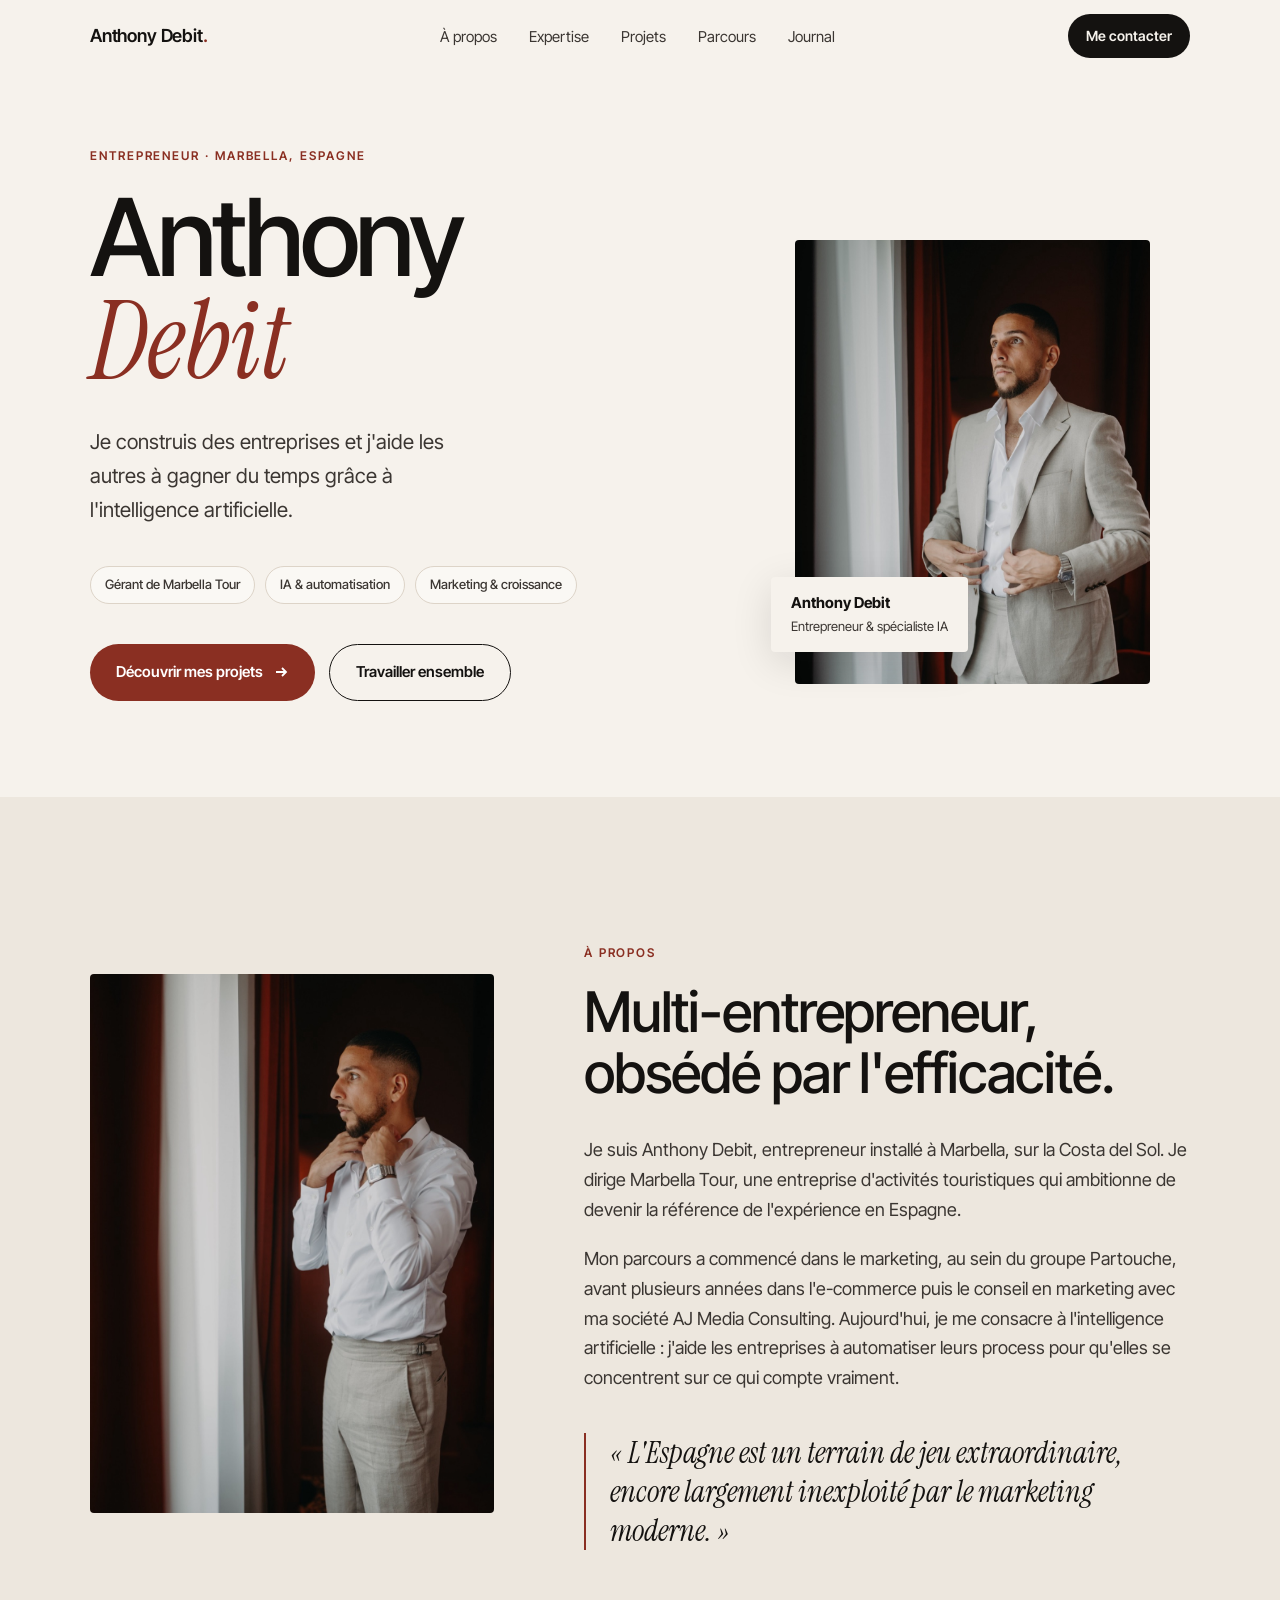
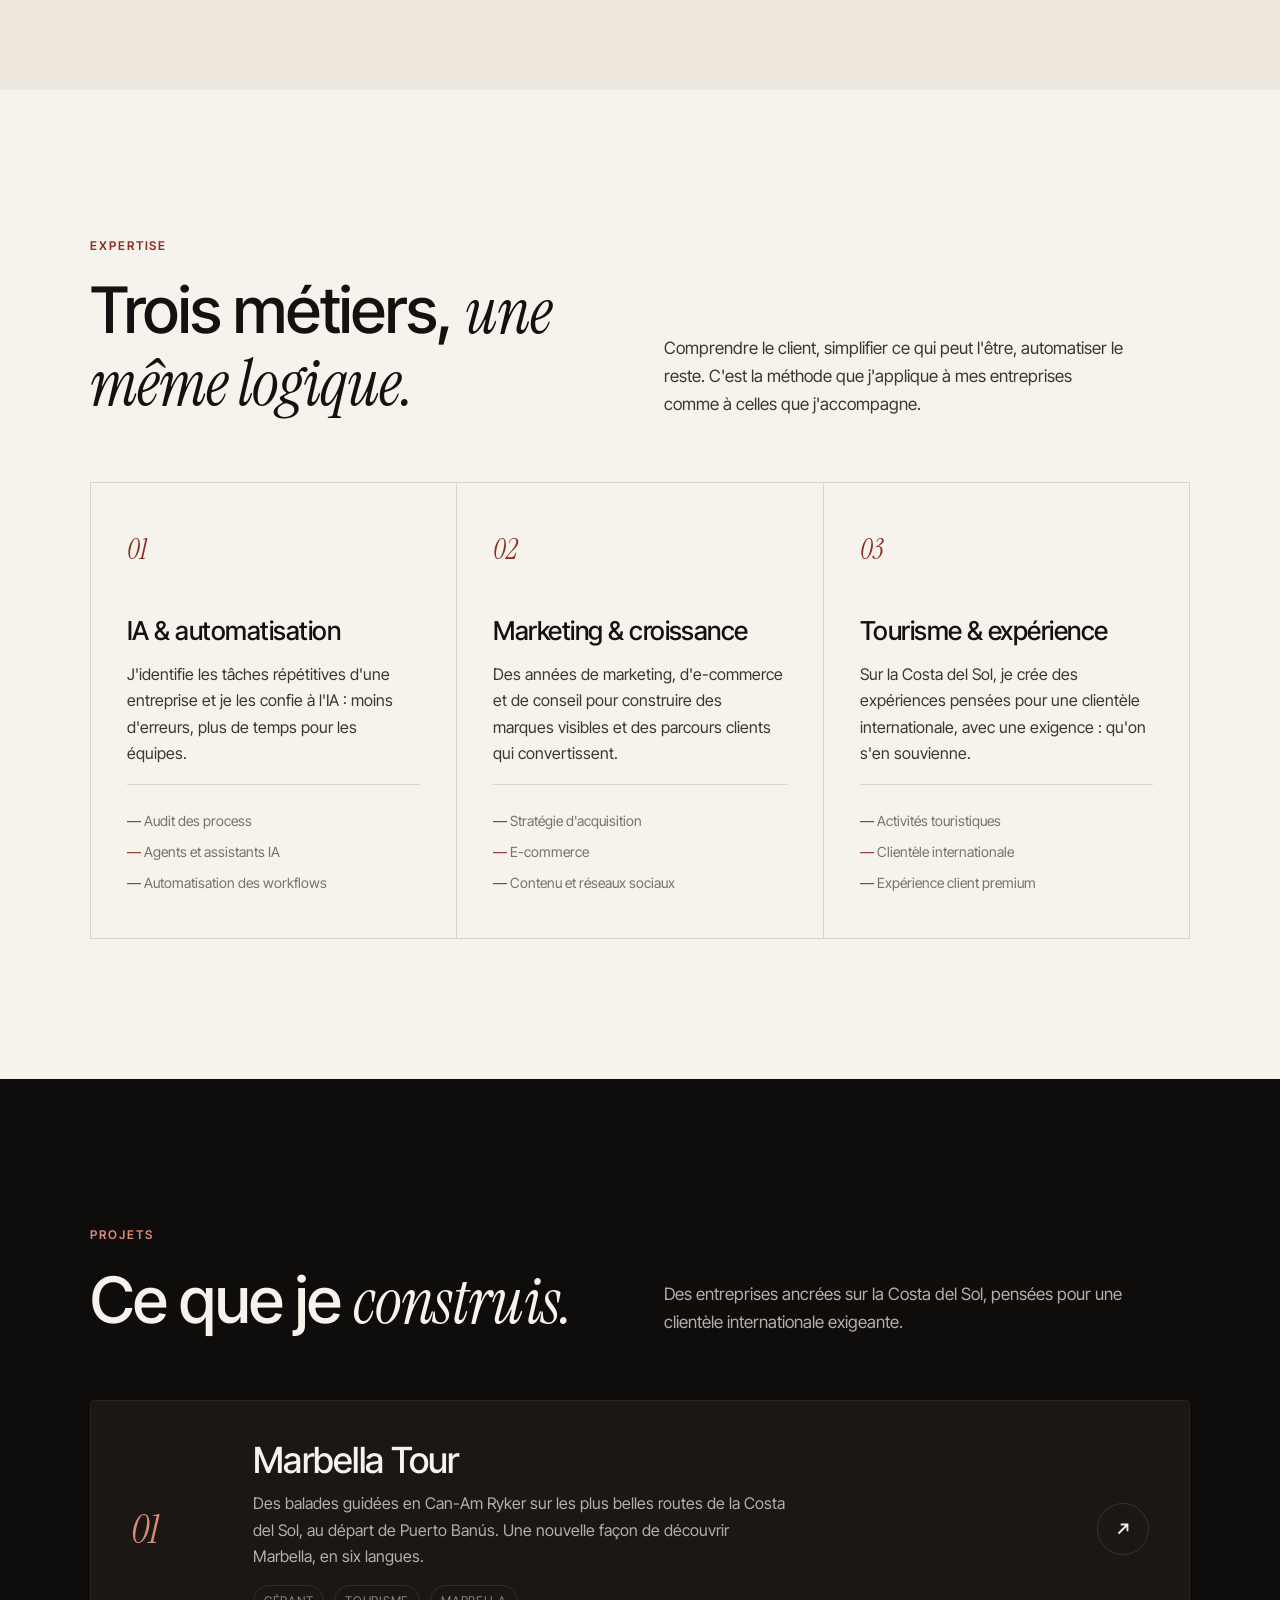
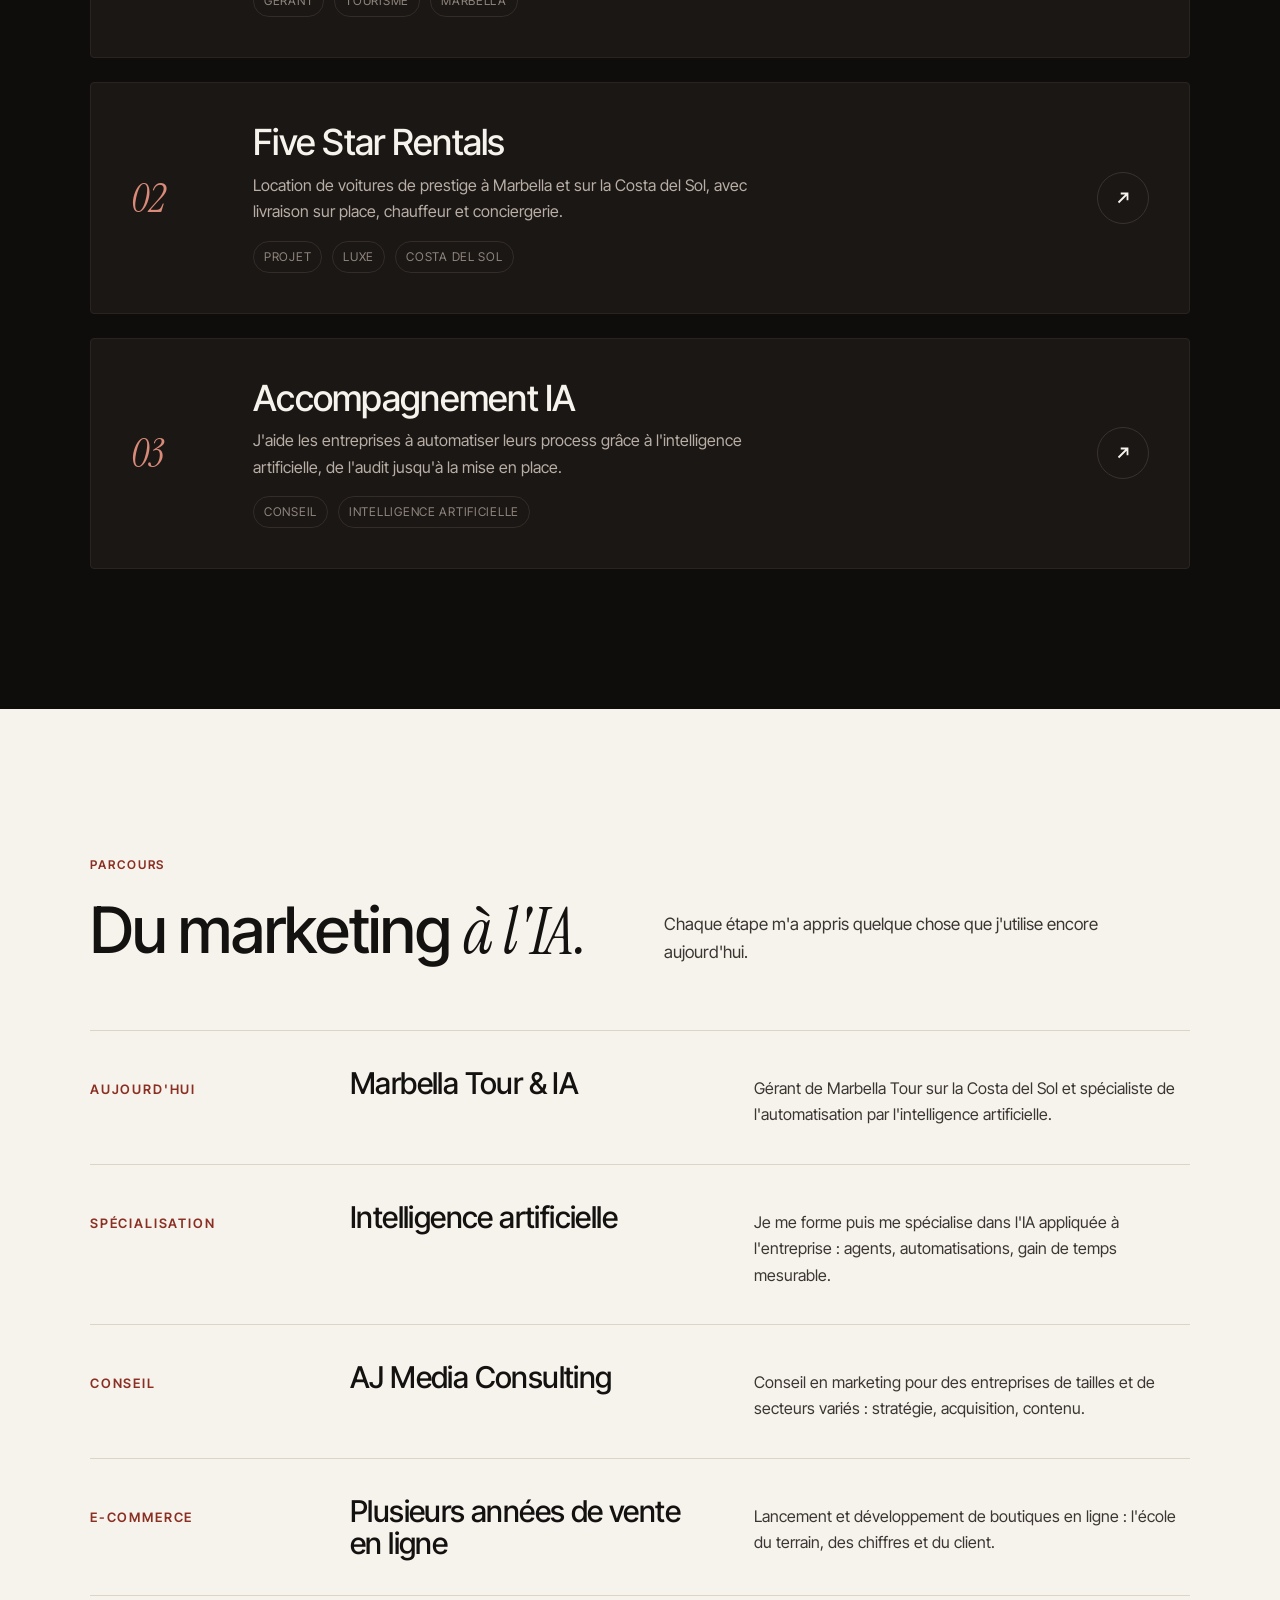
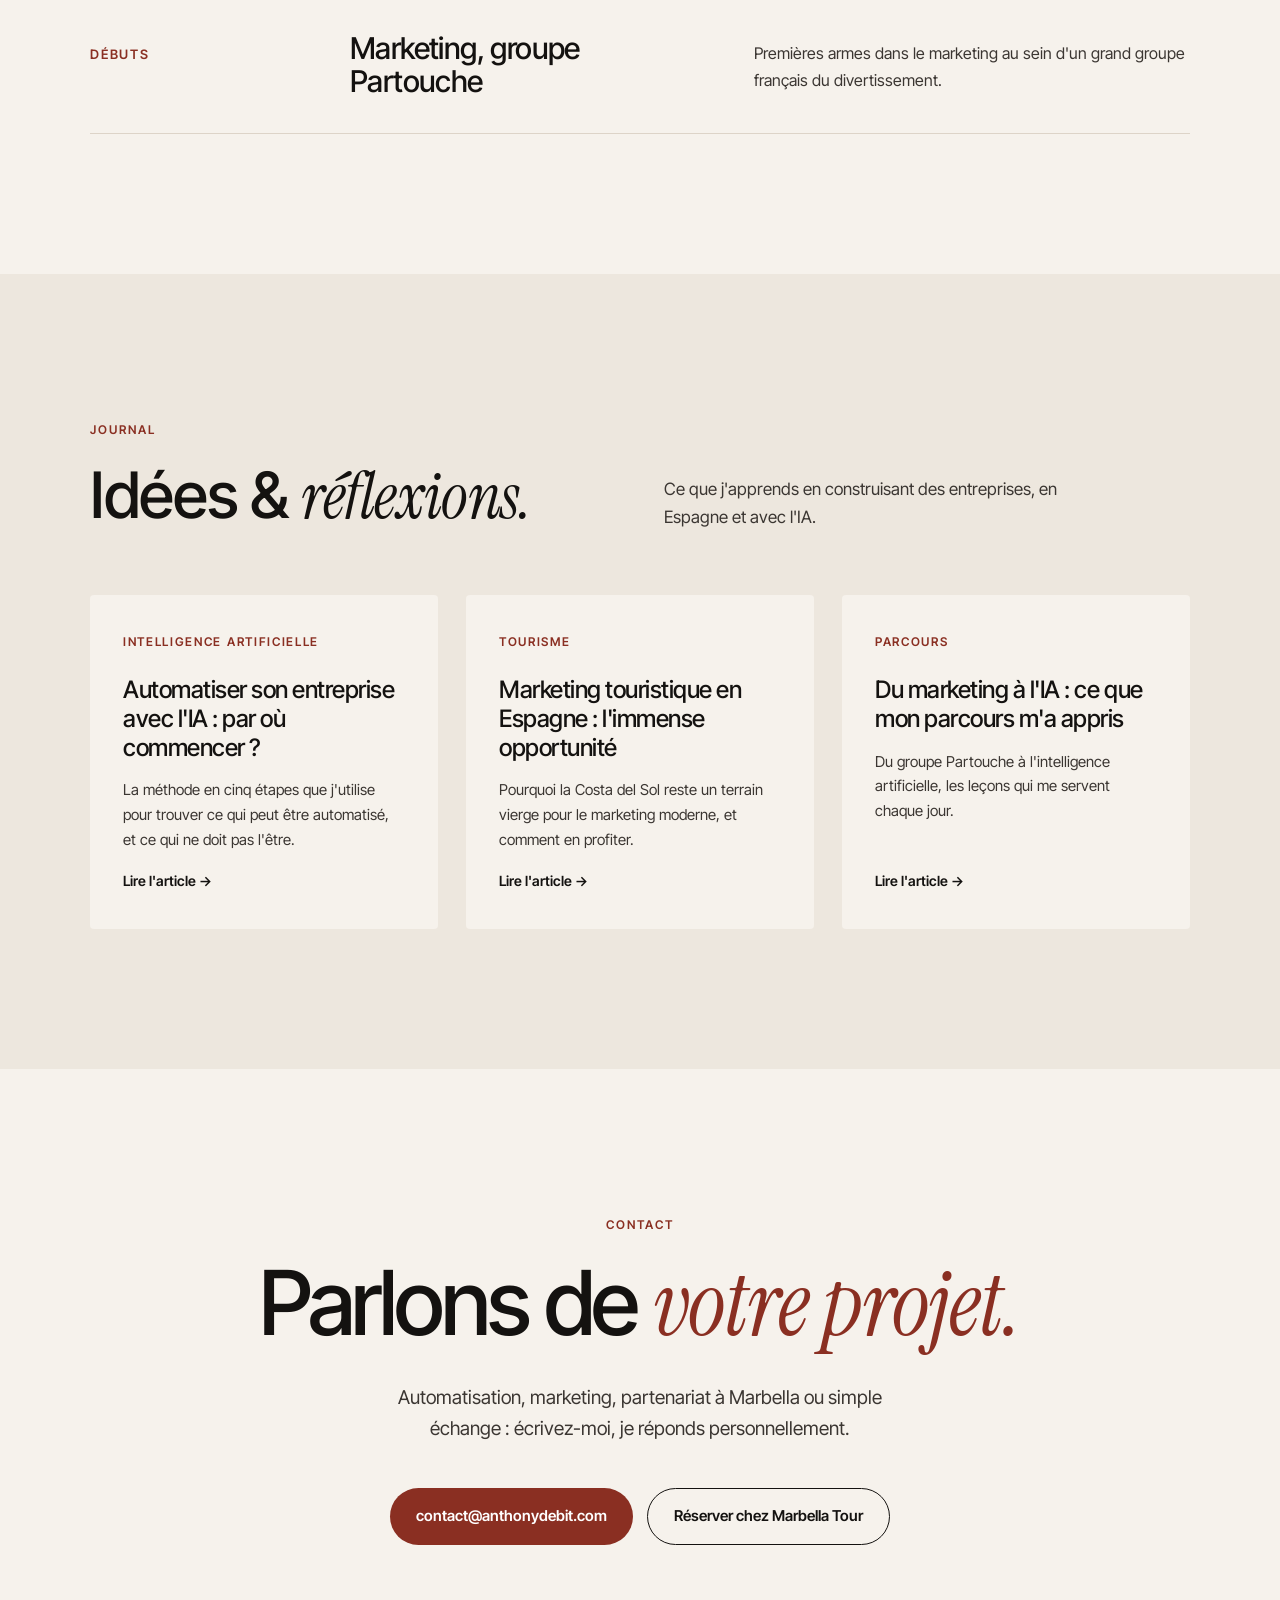
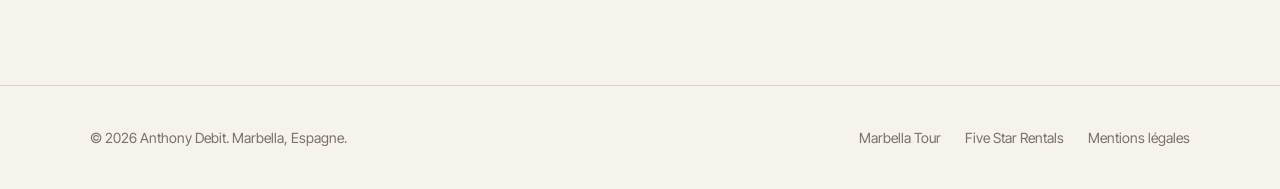
<file: index.html>
<!doctype html>
<html lang="fr">
<head>
  <meta charset="utf-8">
  <meta name="viewport" content="width=device-width, initial-scale=1">
  <title>Anthony Debit — Entrepreneur, IA &amp; automatisation | Marbella</title>
  <meta name="description" content="Anthony Debit, entrepreneur basé à Marbella : gérant de Marbella Tour, spécialiste de l'intelligence artificielle et de l'automatisation des process pour les entreprises.">
  <meta name="author" content="Anthony Debit">
  <meta name="robots" content="index, follow, max-image-preview:large">
  <link rel="canonical" href="https://anthonydebit.github.io/">
  <link rel="alternate" hreflang="fr" href="https://anthonydebit.github.io/">

  <meta property="og:type" content="profile">
  <meta property="og:title" content="Anthony Debit — Entrepreneur, IA &amp; automatisation">
  <meta property="og:description" content="Entrepreneur à Marbella, gérant de Marbella Tour et spécialiste de l'automatisation par l'IA.">
  <meta property="og:url" content="https://anthonydebit.github.io/">
  <meta property="og:image" content="https://anthonydebit.github.io/img/anthony-debit-og.jpg">
  <meta property="og:locale" content="fr_FR">
  <meta property="profile:first_name" content="Anthony">
  <meta property="profile:last_name" content="Debit">
  <meta name="twitter:card" content="summary_large_image">
  <meta name="twitter:title" content="Anthony Debit — Entrepreneur, IA &amp; automatisation">
  <meta name="twitter:image" content="https://anthonydebit.github.io/img/anthony-debit-og.jpg">

  <link rel="icon" href="favicon.svg" type="image/svg+xml">
  <link rel="preconnect" href="https://fonts.googleapis.com">
  <link rel="preconnect" href="https://fonts.gstatic.com" crossorigin>
  <link href="https://fonts.googleapis.com/css2?family=Instrument+Serif:ital@0;1&family=Inter+Tight:wght@400;500;600&display=swap" rel="stylesheet">
  <link rel="stylesheet" href="styles.css">

  <script type="application/ld+json">
  {
    "@context": "https://schema.org",
    "@graph": [
      {
        "@type": "Person",
        "@id": "https://anthonydebit.github.io/#person",
        "name": "Anthony Debit",
        "givenName": "Anthony",
        "familyName": "Debit",
        "url": "https://anthonydebit.github.io/",
        "image": "https://anthonydebit.github.io/img/anthony-debit-portrait.jpg",
        "jobTitle": "Entrepreneur, spécialiste IA et automatisation",
        "description": "Entrepreneur basé à Marbella, gérant de Marbella Tour, spécialiste de l'intelligence artificielle et de l'automatisation des process pour les entreprises.",
        "worksFor": [
          { "@type": "Organization", "name": "Marbella Tour", "url": "https://marbella-tour.com" }
        ],
        "knowsAbout": ["Intelligence artificielle", "Automatisation des process", "Marketing digital", "E-commerce", "Tourisme", "Entrepreneuriat"],
        "knowsLanguage": ["fr", "en", "es"],
        "homeLocation": { "@type": "Place", "name": "Marbella, Espagne" },
        "sameAs": [
          "https://marbella-tour.com",
          "https://fivestar-rentals.com",
          "https://github.com/anthonydebit"
        ]
      },
      {
        "@type": "WebSite",
        "@id": "https://anthonydebit.github.io/#website",
        "url": "https://anthonydebit.github.io/",
        "name": "Anthony Debit",
        "inLanguage": "fr-FR",
        "publisher": { "@id": "https://anthonydebit.github.io/#person" }
      },
      {
        "@type": "ProfilePage",
        "url": "https://anthonydebit.github.io/",
        "name": "Anthony Debit — Entrepreneur, IA & automatisation",
        "mainEntity": { "@id": "https://anthonydebit.github.io/#person" }
      }
    ]
  }
  </script>
</head>
<body>

<header class="nav" id="nav">
  <div class="wrap">
    <a href="#top" class="brand">Anthony Debit<span>.</span></a>
    <nav aria-label="Navigation principale">
      <ul id="menu">
        <li><a href="#a-propos">À propos</a></li>
        <li><a href="#expertise">Expertise</a></li>
        <li><a href="#projets">Projets</a></li>
        <li><a href="#parcours">Parcours</a></li>
        <li><a href="#journal">Journal</a></li>
      </ul>
    </nav>
    <a href="#contact" class="nav-cta">Me contacter</a>
    <button class="nav-toggle" id="navToggle" aria-label="Ouvrir le menu" aria-expanded="false" aria-controls="menu">
      <svg width="24" height="24" viewBox="0 0 24 24" fill="none" stroke="currentColor" stroke-width="1.8" stroke-linecap="round"><path d="M4 8h16M4 16h16"/></svg>
    </button>
  </div>
</header>

<main id="top">

  <section class="hero">
    <div class="wrap hero-grid">
      <div>
        <span class="eyebrow">Entrepreneur · Marbella, Espagne</span>
        <h1>Anthony<br><span class="serif">Debit</span></h1>
        <p class="hero-lead">Je construis des entreprises et j'aide les autres à gagner du temps grâce à l'intelligence artificielle.</p>
        <div class="hero-tags">
          <span class="tag">Gérant de Marbella Tour</span>
          <span class="tag">IA &amp; automatisation</span>
          <span class="tag">Marketing &amp; croissance</span>
        </div>
        <div class="btn-row">
          <a href="#projets" class="btn btn-primary">Découvrir mes projets
            <svg width="16" height="16" viewBox="0 0 16 16" fill="none" stroke="currentColor" stroke-width="1.8"><path d="M3 8h10M9 4l4 4-4 4"/></svg>
          </a>
          <a href="#contact" class="btn btn-ghost">Travailler ensemble</a>
        </div>
      </div>
      <figure class="hero-photo">
        <img src="img/anthony-debit-portrait.jpg" alt="Portrait d'Anthony Debit, entrepreneur à Marbella" width="1000" height="1500" fetchpriority="high">
        <figcaption><strong>Anthony Debit</strong>Entrepreneur &amp; spécialiste IA</figcaption>
      </figure>
    </div>
  </section>

  <section class="about" id="a-propos">
    <div class="wrap about-grid">
      <img src="img/anthony-debit-entrepreneur.jpg" alt="Anthony Debit en chemise blanche, près d'une fenêtre" width="1000" height="1500" loading="lazy" class="reveal">
      <div class="reveal">
        <span class="eyebrow">À propos</span>
        <h2>Multi-entrepreneur, obsédé par l'efficacité.</h2>
        <p>Je suis Anthony Debit, entrepreneur installé à Marbella, sur la Costa del Sol. Je dirige Marbella Tour, une entreprise d'activités touristiques qui ambitionne de devenir la référence de l'expérience en Espagne.</p>
        <p>Mon parcours a commencé dans le marketing, au sein du groupe Partouche, avant plusieurs années dans l'e-commerce puis le conseil en marketing avec ma société AJ Media Consulting. Aujourd'hui, je me consacre à l'intelligence artificielle : j'aide les entreprises à automatiser leurs process pour qu'elles se concentrent sur ce qui compte vraiment.</p>
        <blockquote>« L'Espagne est un terrain de jeu extraordinaire, encore largement inexploité par le marketing moderne. »</blockquote>
      </div>
    </div>
  </section>

  <section id="expertise">
    <div class="wrap">
      <div class="section-head reveal">
        <div>
          <span class="eyebrow">Expertise</span>
          <h2>Trois métiers, <span class="serif">une même logique.</span></h2>
        </div>
        <p>Comprendre le client, simplifier ce qui peut l'être, automatiser le reste. C'est la méthode que j'applique à mes entreprises comme à celles que j'accompagne.</p>
      </div>
      <div class="cards reveal">
        <article class="card">
          <span class="card-num">01</span>
          <h3>IA &amp; automatisation</h3>
          <p>J'identifie les tâches répétitives d'une entreprise et je les confie à l'IA : moins d'erreurs, plus de temps pour les équipes.</p>
          <ul>
            <li>Audit des process</li>
            <li>Agents et assistants IA</li>
            <li>Automatisation des workflows</li>
          </ul>
        </article>
        <article class="card">
          <span class="card-num">02</span>
          <h3>Marketing &amp; croissance</h3>
          <p>Des années de marketing, d'e-commerce et de conseil pour construire des marques visibles et des parcours clients qui convertissent.</p>
          <ul>
            <li>Stratégie d'acquisition</li>
            <li>E-commerce</li>
            <li>Contenu et réseaux sociaux</li>
          </ul>
        </article>
        <article class="card">
          <span class="card-num">03</span>
          <h3>Tourisme &amp; expérience</h3>
          <p>Sur la Costa del Sol, je crée des expériences pensées pour une clientèle internationale, avec une exigence : qu'on s'en souvienne.</p>
          <ul>
            <li>Activités touristiques</li>
            <li>Clientèle internationale</li>
            <li>Expérience client premium</li>
          </ul>
        </article>
      </div>
    </div>
  </section>

  <section class="ventures" id="projets">
    <div class="wrap">
      <div class="section-head reveal">
        <div>
          <span class="eyebrow">Projets</span>
          <h2>Ce que je <span class="serif">construis.</span></h2>
        </div>
        <p>Des entreprises ancrées sur la Costa del Sol, pensées pour une clientèle internationale exigeante.</p>
      </div>
      <div class="venture-list">
        <a class="venture reveal" href="https://marbella-tour.com" target="_blank" rel="noopener">
          <span class="venture-index">01</span>
          <div>
            <h3>Marbella Tour</h3>
            <p>Des balades guidées en Can-Am Ryker sur les plus belles routes de la Costa del Sol, au départ de Puerto Banús. Une nouvelle façon de découvrir Marbella, en six langues.</p>
            <div class="venture-meta"><span>Gérant</span><span>Tourisme</span><span>Marbella</span></div>
          </div>
          <span class="venture-arrow" aria-hidden="true"><svg width="18" height="18" viewBox="0 0 16 16" fill="none" stroke="currentColor" stroke-width="1.6"><path d="M4 12L12 4M6 4h6v6"/></svg></span>
        </a>
        <a class="venture reveal" href="https://fivestar-rentals.com" target="_blank" rel="noopener">
          <span class="venture-index">02</span>
          <div>
            <h3>Five Star Rentals</h3>
            <p>Location de voitures de prestige à Marbella et sur la Costa del Sol, avec livraison sur place, chauffeur et conciergerie.</p>
            <div class="venture-meta"><span>Projet</span><span>Luxe</span><span>Costa del Sol</span></div>
          </div>
          <span class="venture-arrow" aria-hidden="true"><svg width="18" height="18" viewBox="0 0 16 16" fill="none" stroke="currentColor" stroke-width="1.6"><path d="M4 12L12 4M6 4h6v6"/></svg></span>
        </a>
        <a class="venture reveal" href="#contact">
          <span class="venture-index">03</span>
          <div>
            <h3>Accompagnement IA</h3>
            <p>J'aide les entreprises à automatiser leurs process grâce à l'intelligence artificielle, de l'audit jusqu'à la mise en place.</p>
            <div class="venture-meta"><span>Conseil</span><span>Intelligence artificielle</span></div>
          </div>
          <span class="venture-arrow" aria-hidden="true"><svg width="18" height="18" viewBox="0 0 16 16" fill="none" stroke="currentColor" stroke-width="1.6"><path d="M4 12L12 4M6 4h6v6"/></svg></span>
        </a>
      </div>
    </div>
  </section>

  <section id="parcours">
    <div class="wrap">
      <div class="section-head reveal">
        <div>
          <span class="eyebrow">Parcours</span>
          <h2>Du marketing <span class="serif">à l'IA.</span></h2>
        </div>
        <p>Chaque étape m'a appris quelque chose que j'utilise encore aujourd'hui.</p>
      </div>
      <ol class="timeline">
        <li class="reveal">
          <span class="step">Aujourd'hui</span>
          <h3>Marbella Tour &amp; IA</h3>
          <p>Gérant de Marbella Tour sur la Costa del Sol et spécialiste de l'automatisation par l'intelligence artificielle.</p>
        </li>
        <li class="reveal">
          <span class="step">Spécialisation</span>
          <h3>Intelligence artificielle</h3>
          <p>Je me forme puis me spécialise dans l'IA appliquée à l'entreprise : agents, automatisations, gain de temps mesurable.</p>
        </li>
        <li class="reveal">
          <span class="step">Conseil</span>
          <h3>AJ Media Consulting</h3>
          <p>Conseil en marketing pour des entreprises de tailles et de secteurs variés : stratégie, acquisition, contenu.</p>
        </li>
        <li class="reveal">
          <span class="step">E-commerce</span>
          <h3>Plusieurs années de vente en ligne</h3>
          <p>Lancement et développement de boutiques en ligne : l'école du terrain, des chiffres et du client.</p>
        </li>
        <li class="reveal">
          <span class="step">Débuts</span>
          <h3>Marketing, groupe Partouche</h3>
          <p>Premières armes dans le marketing au sein d'un grand groupe français du divertissement.</p>
        </li>
      </ol>
    </div>
  </section>

  <section class="journal" id="journal">
    <div class="wrap">
      <div class="section-head reveal">
        <div>
          <span class="eyebrow">Journal</span>
          <h2>Idées &amp; <span class="serif">réflexions.</span></h2>
        </div>
        <p>Ce que j'apprends en construisant des entreprises, en Espagne et avec l'IA.</p>
      </div>
      <div class="posts">
        <a class="post reveal" href="journal/automatiser-son-entreprise-avec-l-ia.html">
          <span class="post-cat">Intelligence artificielle</span>
          <h3>Automatiser son entreprise avec l'IA : par où commencer ?</h3>
          <p>La méthode en cinq étapes que j'utilise pour trouver ce qui peut être automatisé, et ce qui ne doit pas l'être.</p>
          <span class="post-more">Lire l'article →</span>
        </a>
        <a class="post reveal" href="journal/marketing-touristique-espagne.html">
          <span class="post-cat">Tourisme</span>
          <h3>Marketing touristique en Espagne : l'immense opportunité</h3>
          <p>Pourquoi la Costa del Sol reste un terrain vierge pour le marketing moderne, et comment en profiter.</p>
          <span class="post-more">Lire l'article →</span>
        </a>
        <a class="post reveal" href="journal/du-marketing-a-l-ia.html">
          <span class="post-cat">Parcours</span>
          <h3>Du marketing à l'IA : ce que mon parcours m'a appris</h3>
          <p>Du groupe Partouche à l'intelligence artificielle, les leçons qui me servent chaque jour.</p>
          <span class="post-more">Lire l'article →</span>
        </a>
      </div>
    </div>
  </section>

  <section class="contact" id="contact">
    <div class="wrap reveal">
      <span class="eyebrow">Contact</span>
      <h2>Parlons de <span class="serif">votre projet.</span></h2>
      <p>Automatisation, marketing, partenariat à Marbella ou simple échange : écrivez-moi, je réponds personnellement.</p>
      <div class="btn-row">
        <a href="mailto:contact@anthonydebit.com" class="btn btn-primary">contact@anthonydebit.com</a>
        <a href="https://marbella-tour.com" class="btn btn-ghost" target="_blank" rel="noopener">Réserver chez Marbella Tour</a>
      </div>
    </div>
  </section>

</main>

<footer>
  <div class="wrap">
    <span>© <span id="year">2026</span> Anthony Debit. Marbella, Espagne.</span>
    <nav aria-label="Liens de pied de page">
      <a href="https://marbella-tour.com" target="_blank" rel="noopener">Marbella Tour</a>
      <a href="https://fivestar-rentals.com" target="_blank" rel="noopener">Five Star Rentals</a>
      <a href="mentions-legales.html">Mentions légales</a>
    </nav>
  </div>
</footer>

<script src="main.js" defer></script>
</body>
</html>
</file>
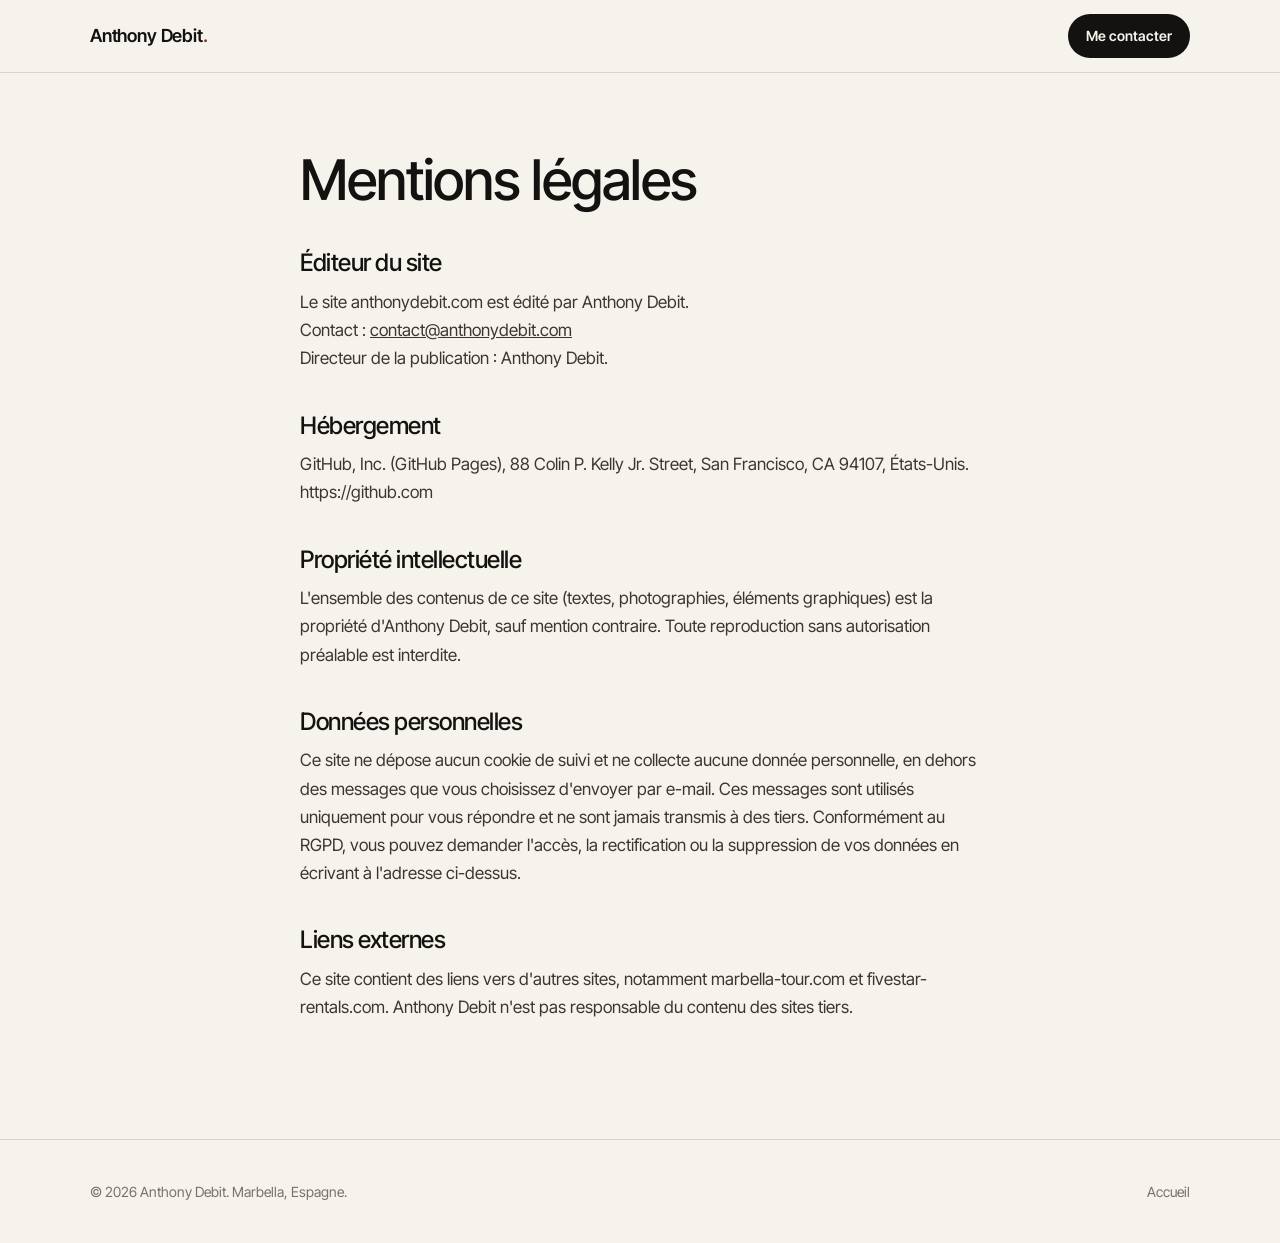
<file: mentions-legales.html>
<!doctype html>
<html lang="fr">
<head>
  <meta charset="utf-8">
  <meta name="viewport" content="width=device-width, initial-scale=1">
  <title>Mentions légales | Anthony Debit</title>
  <meta name="description" content="Mentions légales et politique de confidentialité du site anthonydebit.com.">
  <meta name="robots" content="noindex, follow">
  <link rel="canonical" href="https://anthonydebit.github.io/mentions-legales.html">
  <link rel="icon" href="favicon.svg" type="image/svg+xml">
  <link rel="preconnect" href="https://fonts.googleapis.com">
  <link rel="preconnect" href="https://fonts.gstatic.com" crossorigin>
  <link href="https://fonts.googleapis.com/css2?family=Instrument+Serif:ital@0;1&family=Inter+Tight:wght@400;500;600&display=swap" rel="stylesheet">
  <link rel="stylesheet" href="styles.css">
</head>
<body>
<header class="nav scrolled" id="nav">
  <div class="wrap">
    <a href="./" class="brand">Anthony Debit<span>.</span></a>
    <a href="./#contact" class="nav-cta">Me contacter</a>
  </div>
</header>
<main class="legal">
  <div class="wrap">
    <h1>Mentions légales</h1>

    <h2>Éditeur du site</h2>
    <p>Le site anthonydebit.com est édité par Anthony Debit.<br>
    Contact : <a href="mailto:contact@anthonydebit.com">contact@anthonydebit.com</a><br>
    Directeur de la publication : Anthony Debit.</p>

    <h2>Hébergement</h2>
    <p>GitHub, Inc. (GitHub Pages), 88 Colin P. Kelly Jr. Street, San Francisco, CA 94107, États-Unis. https://github.com</p>

    <h2>Propriété intellectuelle</h2>
    <p>L'ensemble des contenus de ce site (textes, photographies, éléments graphiques) est la propriété d'Anthony Debit, sauf mention contraire. Toute reproduction sans autorisation préalable est interdite.</p>

    <h2>Données personnelles</h2>
    <p>Ce site ne dépose aucun cookie de suivi et ne collecte aucune donnée personnelle, en dehors des messages que vous choisissez d'envoyer par e-mail. Ces messages sont utilisés uniquement pour vous répondre et ne sont jamais transmis à des tiers. Conformément au RGPD, vous pouvez demander l'accès, la rectification ou la suppression de vos données en écrivant à l'adresse ci-dessus.</p>

    <h2>Liens externes</h2>
    <p>Ce site contient des liens vers d'autres sites, notamment marbella-tour.com et fivestar-rentals.com. Anthony Debit n'est pas responsable du contenu des sites tiers.</p>
  </div>
</main>
<footer>
  <div class="wrap">
    <span>© 2026 Anthony Debit. Marbella, Espagne.</span>
    <nav aria-label="Liens de pied de page"><a href="./">Accueil</a></nav>
  </div>
</footer>
</body>
</html>
</file>
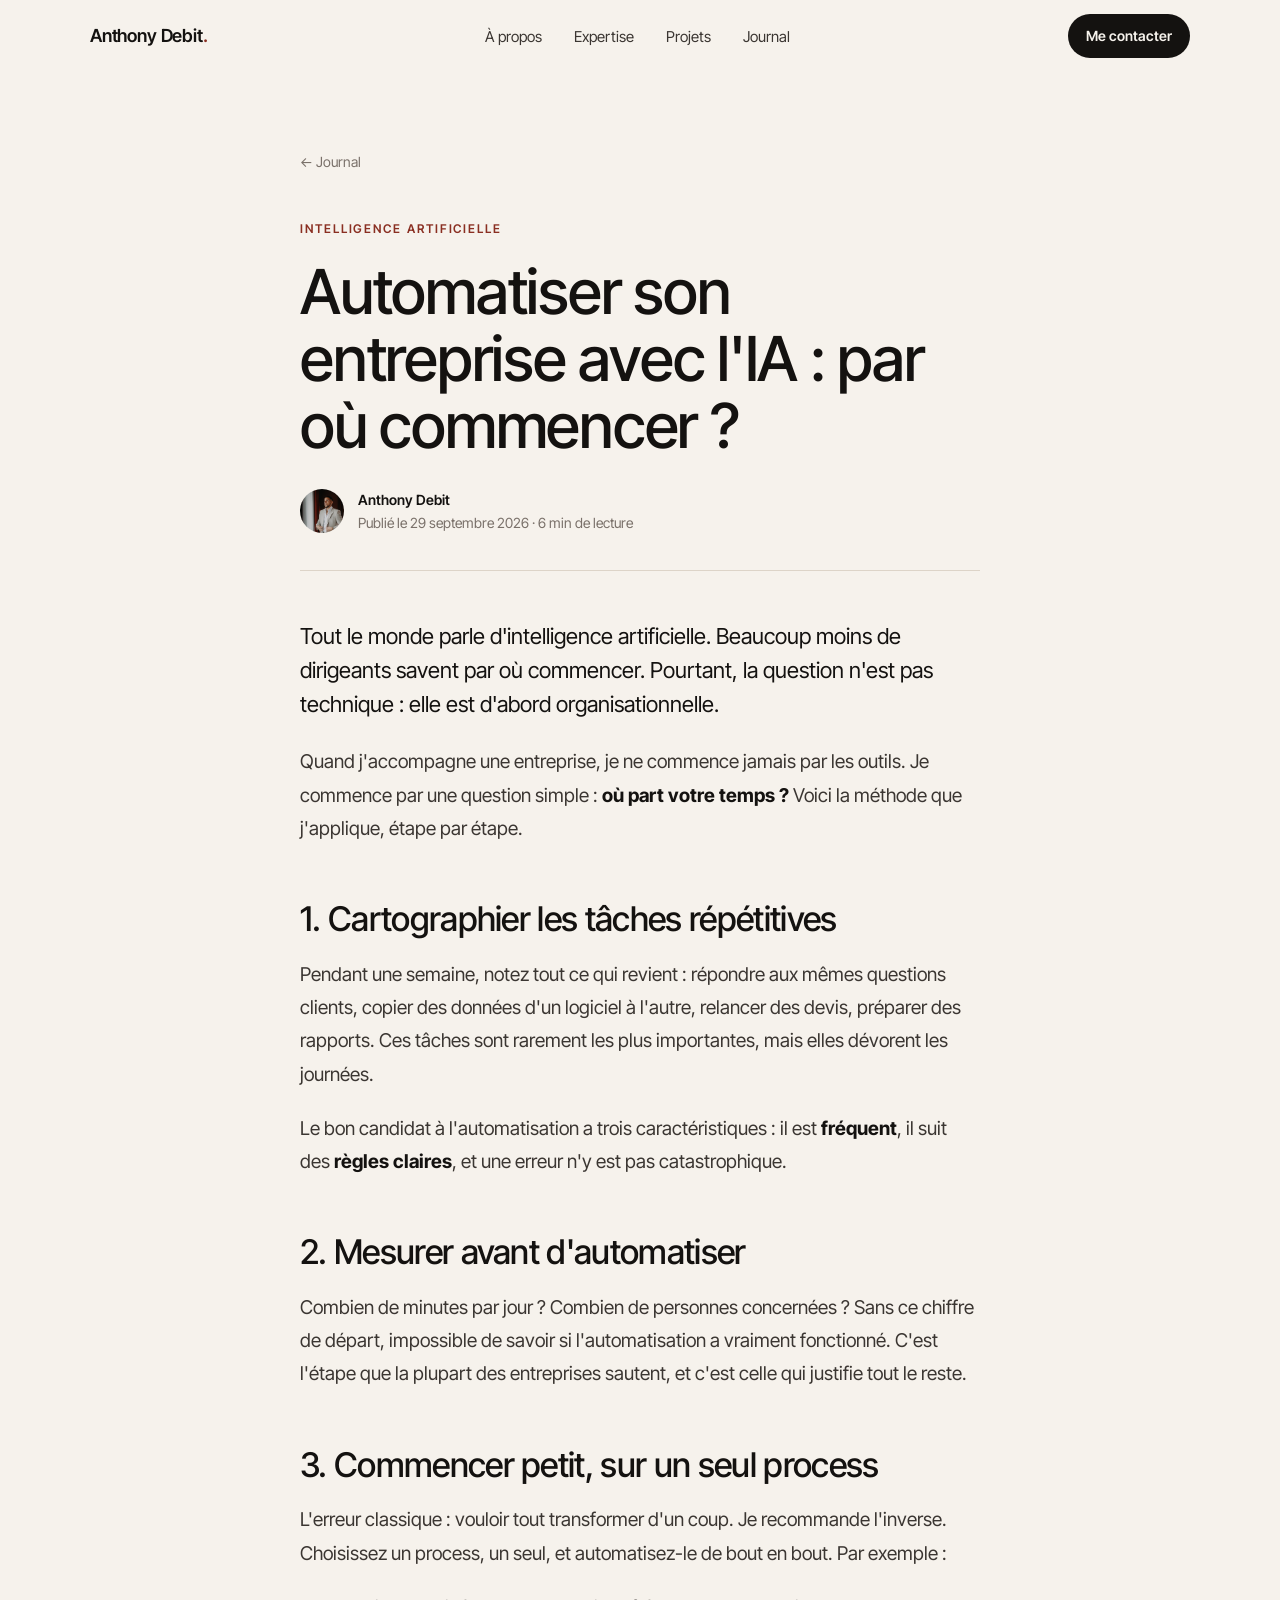
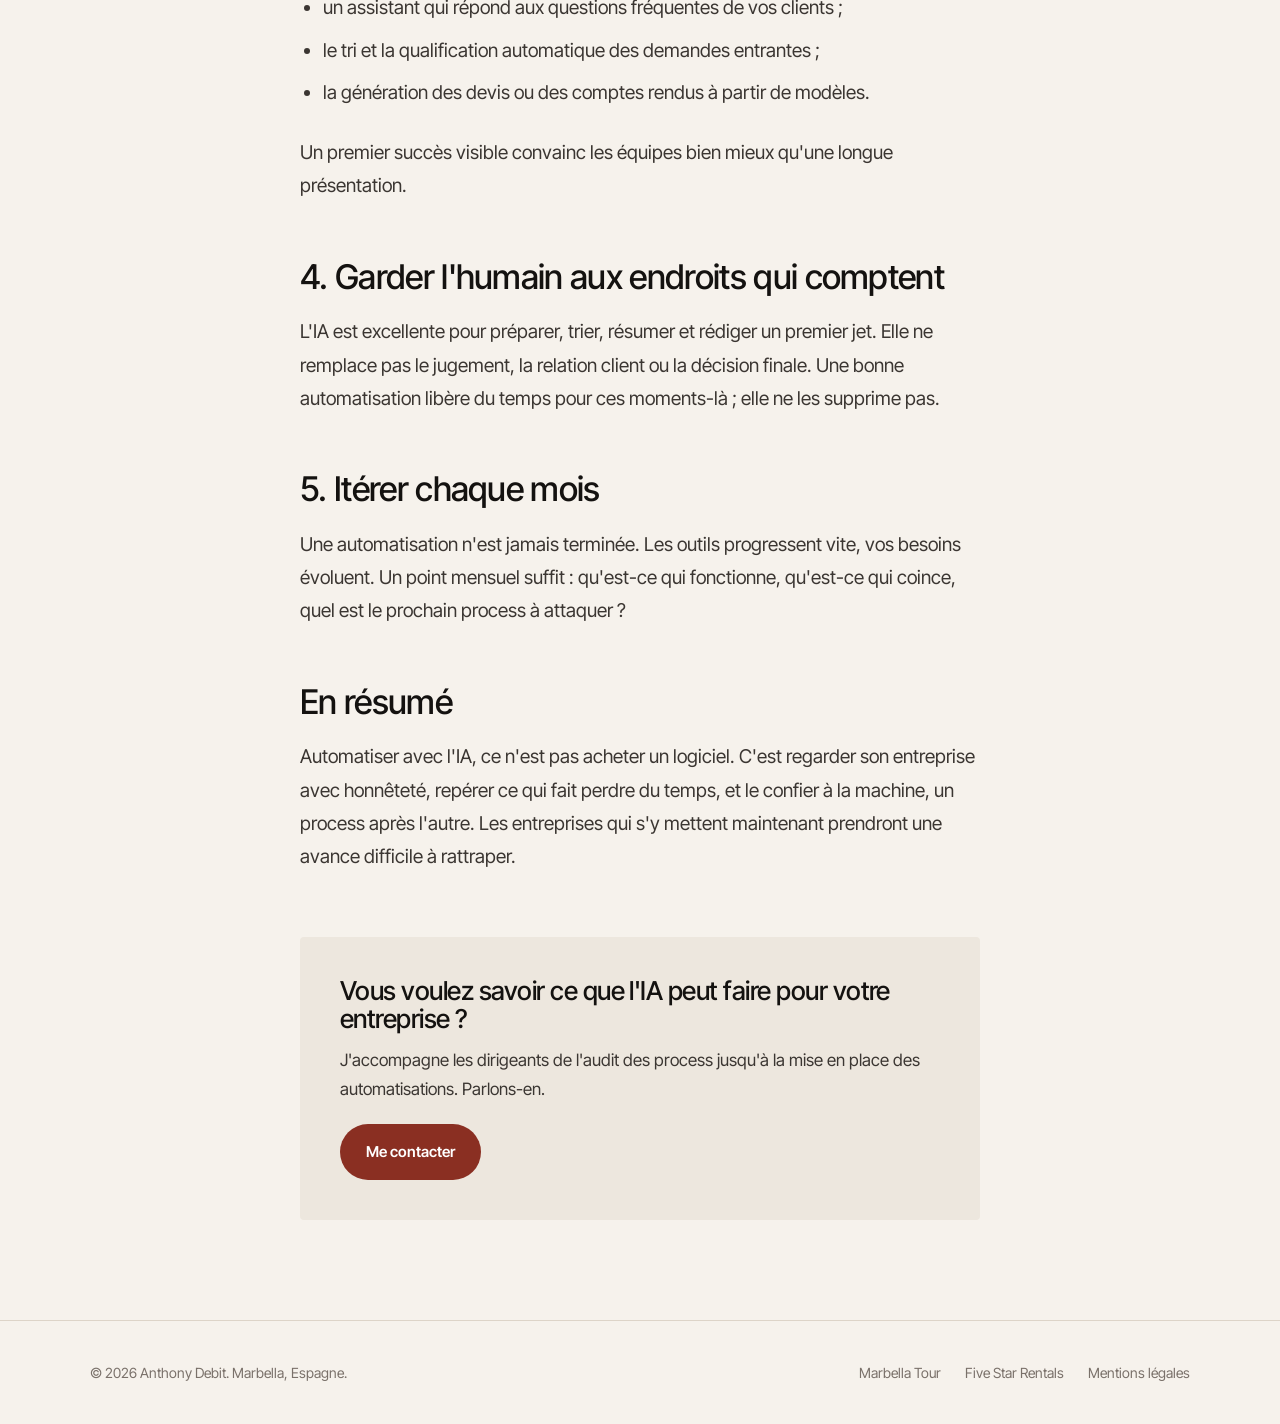
<file: journal/automatiser-son-entreprise-avec-l-ia.html>
<!doctype html>
<html lang="fr">
<head>
  <meta charset="utf-8">
  <meta name="viewport" content="width=device-width, initial-scale=1">
  <title>Automatiser son entreprise avec l&#x27;IA : par où commencer ? | Anthony Debit</title>
  <meta name="description" content="La méthode en cinq étapes d&#x27;Anthony Debit pour identifier ce qui peut être automatisé par l&#x27;intelligence artificielle dans une entreprise, et ce qui ne doit pas l&#x27;être.">
  <meta name="author" content="Anthony Debit">
  <link rel="canonical" href="https://anthonydebit.github.io/journal/automatiser-son-entreprise-avec-l-ia.html">
  <meta property="og:type" content="article">
  <meta property="og:title" content="Automatiser son entreprise avec l&#x27;IA : par où commencer ?">
  <meta property="og:description" content="La méthode en cinq étapes d&#x27;Anthony Debit pour identifier ce qui peut être automatisé par l&#x27;intelligence artificielle dans une entreprise, et ce qui ne doit pas l&#x27;être.">
  <meta property="og:url" content="https://anthonydebit.github.io/journal/automatiser-son-entreprise-avec-l-ia.html">
  <meta property="og:image" content="https://anthonydebit.github.io/img/anthony-debit-og.jpg">
  <meta property="og:locale" content="fr_FR">
  <meta property="article:author" content="https://anthonydebit.github.io/">
  <meta name="twitter:card" content="summary_large_image">
  <link rel="icon" href="../favicon.svg" type="image/svg+xml">
  <link rel="preconnect" href="https://fonts.googleapis.com">
  <link rel="preconnect" href="https://fonts.gstatic.com" crossorigin>
  <link href="https://fonts.googleapis.com/css2?family=Instrument+Serif:ital@0;1&family=Inter+Tight:wght@400;500;600&display=swap" rel="stylesheet">
  <link rel="stylesheet" href="../styles.css">
  <script type="application/ld+json">{"@context": "https://schema.org", "@type": "BlogPosting", "headline": "Automatiser son entreprise avec l'IA : par où commencer ?", "description": "La méthode en cinq étapes d'Anthony Debit pour identifier ce qui peut être automatisé par l'intelligence artificielle dans une entreprise, et ce qui ne doit pas l'être.", "inLanguage": "fr-FR", "datePublished": "2026-09-29", "dateModified": "2026-09-29", "image": "https://anthonydebit.github.io/img/anthony-debit-og.jpg", "mainEntityOfPage": "https://anthonydebit.github.io/journal/automatiser-son-entreprise-avec-l-ia.html", "author": {"@type": "Person", "@id": "https://anthonydebit.github.io/#person", "name": "Anthony Debit", "url": "https://anthonydebit.github.io/"}, "publisher": {"@type": "Person", "@id": "https://anthonydebit.github.io/#person", "name": "Anthony Debit"}}</script>
</head>
<body>
<header class="nav scrolled" id="nav">
  <div class="wrap">
    <a href="../" class="brand">Anthony Debit<span>.</span></a>
    <nav aria-label="Navigation principale">
      <ul id="menu">
        <li><a href="../#a-propos">À propos</a></li>
        <li><a href="../#expertise">Expertise</a></li>
        <li><a href="../#projets">Projets</a></li>
        <li><a href="../#journal">Journal</a></li>
      </ul>
    </nav>
    <a href="../#contact" class="nav-cta">Me contacter</a>
    <button class="nav-toggle" id="navToggle" aria-label="Ouvrir le menu" aria-expanded="false" aria-controls="menu">
      <svg width="24" height="24" viewBox="0 0 24 24" fill="none" stroke="currentColor" stroke-width="1.8" stroke-linecap="round"><path d="M4 8h16M4 16h16"/></svg>
    </button>
  </div>
</header>
<main class="article">
  <article class="wrap">
    <a class="article-back" href="../#journal">← Journal</a>
    <span class="eyebrow">Intelligence artificielle</span>
    <h1>Automatiser son entreprise avec l&#x27;IA : par où commencer ?</h1>
    <div class="article-meta">
      <img src="../img/anthony-debit-portrait.jpg" alt="Anthony Debit" width="44" height="44">
      <div><strong>Anthony Debit</strong>Publié le 29 septembre 2026 · 6 min de lecture</div>
    </div>
    <div class="article-body">

      <p class="lead">Tout le monde parle d'intelligence artificielle. Beaucoup moins de dirigeants savent par où commencer. Pourtant, la question n'est pas technique : elle est d'abord organisationnelle.</p>
      <p>Quand j'accompagne une entreprise, je ne commence jamais par les outils. Je commence par une question simple : <strong>où part votre temps ?</strong> Voici la méthode que j'applique, étape par étape.</p>

      <h2>1. Cartographier les tâches répétitives</h2>
      <p>Pendant une semaine, notez tout ce qui revient : répondre aux mêmes questions clients, copier des données d'un logiciel à l'autre, relancer des devis, préparer des rapports. Ces tâches sont rarement les plus importantes, mais elles dévorent les journées.</p>
      <p>Le bon candidat à l'automatisation a trois caractéristiques : il est <strong>fréquent</strong>, il suit des <strong>règles claires</strong>, et une erreur n'y est pas catastrophique.</p>

      <h2>2. Mesurer avant d'automatiser</h2>
      <p>Combien de minutes par jour ? Combien de personnes concernées ? Sans ce chiffre de départ, impossible de savoir si l'automatisation a vraiment fonctionné. C'est l'étape que la plupart des entreprises sautent, et c'est celle qui justifie tout le reste.</p>

      <h2>3. Commencer petit, sur un seul process</h2>
      <p>L'erreur classique : vouloir tout transformer d'un coup. Je recommande l'inverse. Choisissez un process, un seul, et automatisez-le de bout en bout. Par exemple :</p>
      <ul>
        <li>un assistant qui répond aux questions fréquentes de vos clients ;</li>
        <li>le tri et la qualification automatique des demandes entrantes ;</li>
        <li>la génération des devis ou des comptes rendus à partir de modèles.</li>
      </ul>
      <p>Un premier succès visible convainc les équipes bien mieux qu'une longue présentation.</p>

      <h2>4. Garder l'humain aux endroits qui comptent</h2>
      <p>L'IA est excellente pour préparer, trier, résumer et rédiger un premier jet. Elle ne remplace pas le jugement, la relation client ou la décision finale. Une bonne automatisation libère du temps pour ces moments-là ; elle ne les supprime pas.</p>

      <h2>5. Itérer chaque mois</h2>
      <p>Une automatisation n'est jamais terminée. Les outils progressent vite, vos besoins évoluent. Un point mensuel suffit : qu'est-ce qui fonctionne, qu'est-ce qui coince, quel est le prochain process à attaquer ?</p>

      <h2>En résumé</h2>
      <p>Automatiser avec l'IA, ce n'est pas acheter un logiciel. C'est regarder son entreprise avec honnêteté, repérer ce qui fait perdre du temps, et le confier à la machine, un process après l'autre. Les entreprises qui s'y mettent maintenant prendront une avance difficile à rattraper.</p>

      <aside class="article-cta">
        <h2>Vous voulez savoir ce que l'IA peut faire pour votre entreprise ?</h2>
        <p>J'accompagne les dirigeants de l'audit des process jusqu'à la mise en place des automatisations. Parlons-en.</p>
        <a href="../#contact" class="btn btn-primary">Me contacter</a>
      </aside>
    </div>
  </article>
</main>
<footer>
  <div class="wrap">
    <span>© 2026 Anthony Debit. Marbella, Espagne.</span>
    <nav aria-label="Liens de pied de page">
      <a href="https://marbella-tour.com" target="_blank" rel="noopener">Marbella Tour</a>
      <a href="https://fivestar-rentals.com" target="_blank" rel="noopener">Five Star Rentals</a>
      <a href="../mentions-legales.html">Mentions légales</a>
    </nav>
  </div>
</footer>
<script src="../main.js" defer></script>
</body>
</html>
</file>
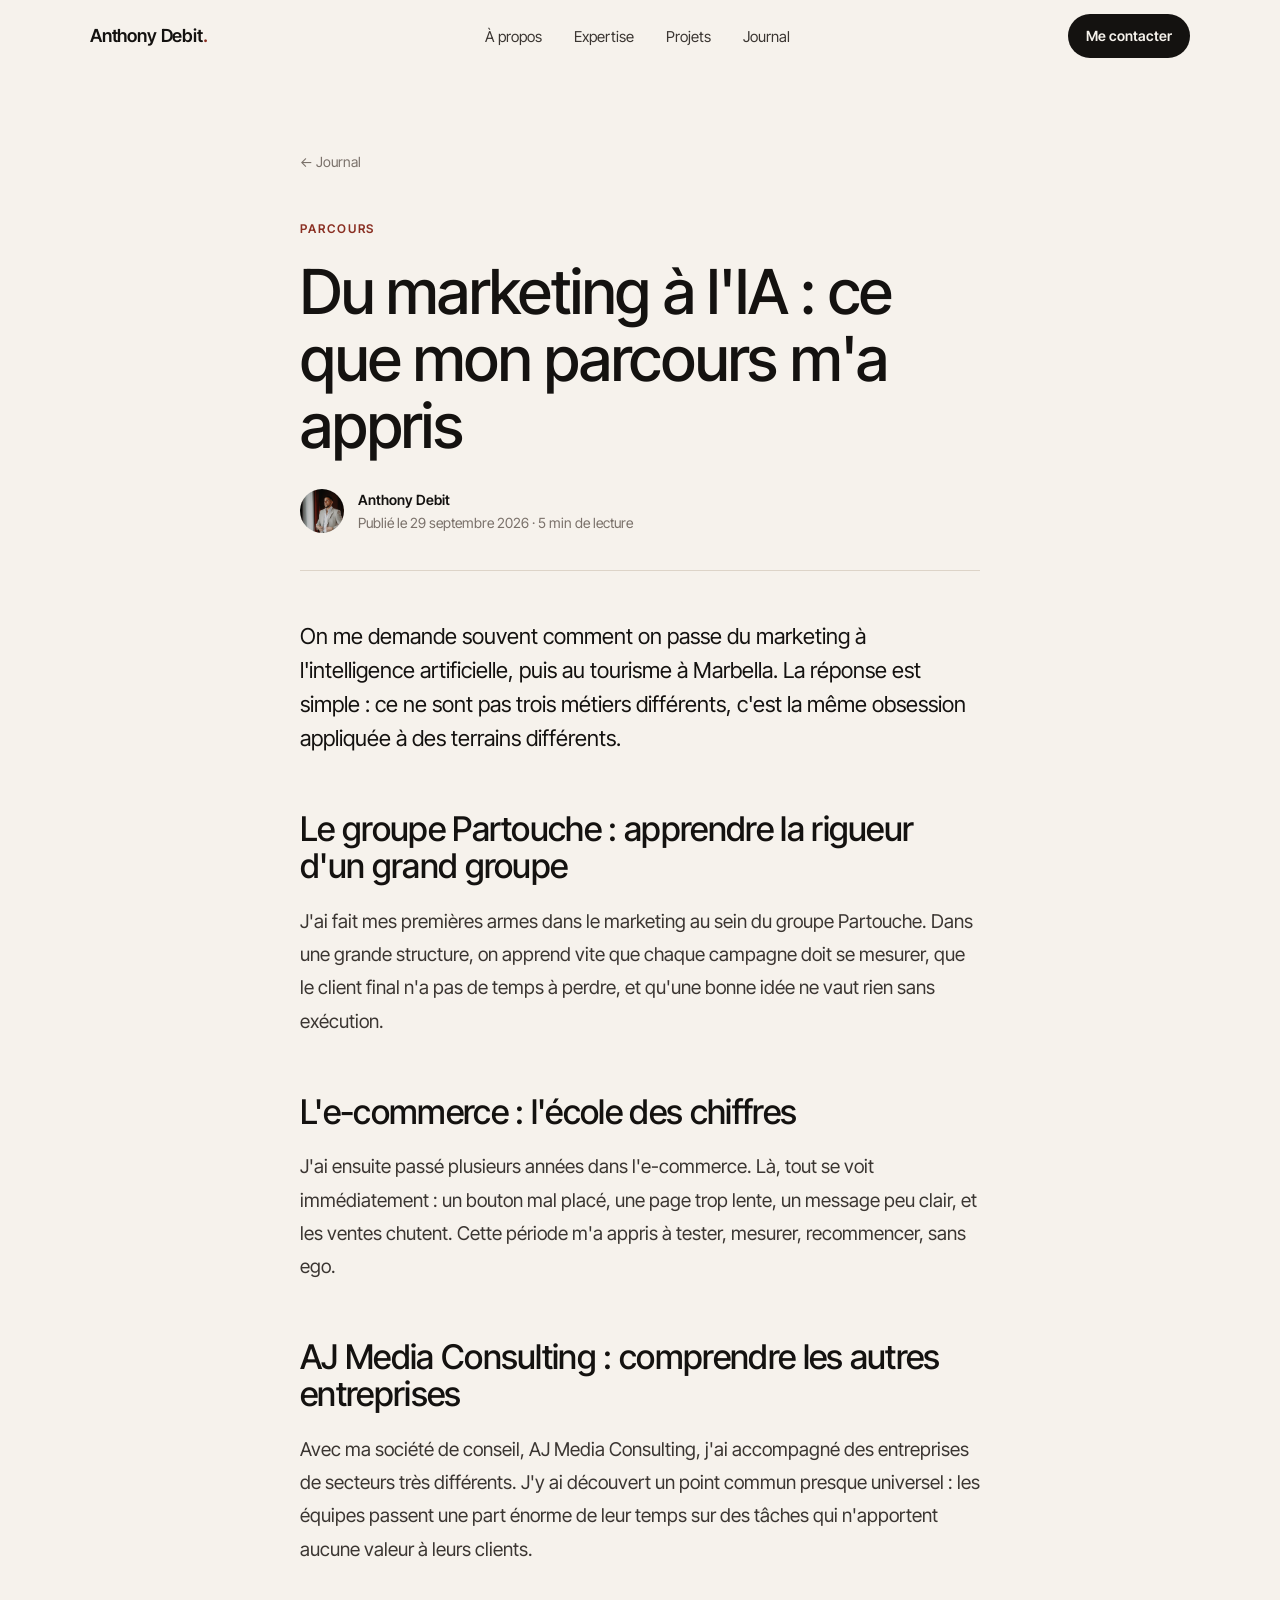
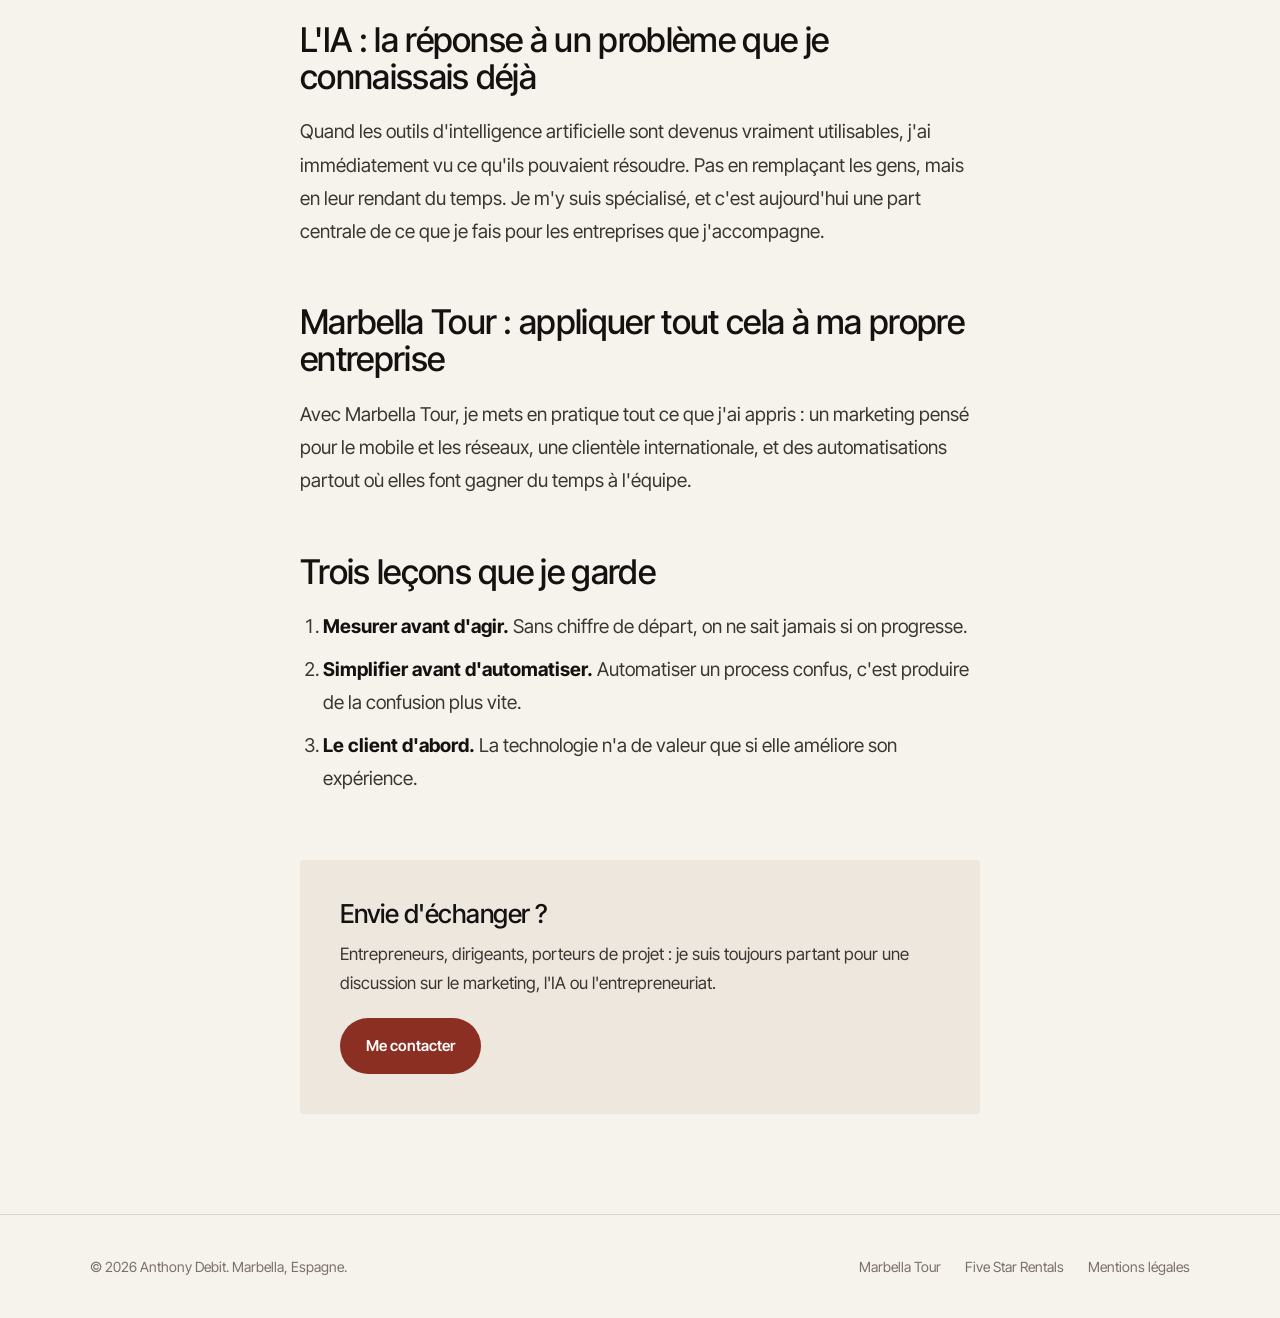
<file: journal/du-marketing-a-l-ia.html>
<!doctype html>
<html lang="fr">
<head>
  <meta charset="utf-8">
  <meta name="viewport" content="width=device-width, initial-scale=1">
  <title>Du marketing à l&#x27;IA : ce que mon parcours m&#x27;a appris | Anthony Debit</title>
  <meta name="description" content="Du groupe Partouche à l&#x27;e-commerce, du conseil avec AJ Media Consulting à l&#x27;intelligence artificielle : Anthony Debit revient sur les leçons de son parcours d&#x27;entrepreneur.">
  <meta name="author" content="Anthony Debit">
  <link rel="canonical" href="https://anthonydebit.github.io/journal/du-marketing-a-l-ia.html">
  <meta property="og:type" content="article">
  <meta property="og:title" content="Du marketing à l&#x27;IA : ce que mon parcours m&#x27;a appris">
  <meta property="og:description" content="Du groupe Partouche à l&#x27;e-commerce, du conseil avec AJ Media Consulting à l&#x27;intelligence artificielle : Anthony Debit revient sur les leçons de son parcours d&#x27;entrepreneur.">
  <meta property="og:url" content="https://anthonydebit.github.io/journal/du-marketing-a-l-ia.html">
  <meta property="og:image" content="https://anthonydebit.github.io/img/anthony-debit-og.jpg">
  <meta property="og:locale" content="fr_FR">
  <meta property="article:author" content="https://anthonydebit.github.io/">
  <meta name="twitter:card" content="summary_large_image">
  <link rel="icon" href="../favicon.svg" type="image/svg+xml">
  <link rel="preconnect" href="https://fonts.googleapis.com">
  <link rel="preconnect" href="https://fonts.gstatic.com" crossorigin>
  <link href="https://fonts.googleapis.com/css2?family=Instrument+Serif:ital@0;1&family=Inter+Tight:wght@400;500;600&display=swap" rel="stylesheet">
  <link rel="stylesheet" href="../styles.css">
  <script type="application/ld+json">{"@context": "https://schema.org", "@type": "BlogPosting", "headline": "Du marketing à l'IA : ce que mon parcours m'a appris", "description": "Du groupe Partouche à l'e-commerce, du conseil avec AJ Media Consulting à l'intelligence artificielle : Anthony Debit revient sur les leçons de son parcours d'entrepreneur.", "inLanguage": "fr-FR", "datePublished": "2026-09-29", "dateModified": "2026-09-29", "image": "https://anthonydebit.github.io/img/anthony-debit-og.jpg", "mainEntityOfPage": "https://anthonydebit.github.io/journal/du-marketing-a-l-ia.html", "author": {"@type": "Person", "@id": "https://anthonydebit.github.io/#person", "name": "Anthony Debit", "url": "https://anthonydebit.github.io/"}, "publisher": {"@type": "Person", "@id": "https://anthonydebit.github.io/#person", "name": "Anthony Debit"}}</script>
</head>
<body>
<header class="nav scrolled" id="nav">
  <div class="wrap">
    <a href="../" class="brand">Anthony Debit<span>.</span></a>
    <nav aria-label="Navigation principale">
      <ul id="menu">
        <li><a href="../#a-propos">À propos</a></li>
        <li><a href="../#expertise">Expertise</a></li>
        <li><a href="../#projets">Projets</a></li>
        <li><a href="../#journal">Journal</a></li>
      </ul>
    </nav>
    <a href="../#contact" class="nav-cta">Me contacter</a>
    <button class="nav-toggle" id="navToggle" aria-label="Ouvrir le menu" aria-expanded="false" aria-controls="menu">
      <svg width="24" height="24" viewBox="0 0 24 24" fill="none" stroke="currentColor" stroke-width="1.8" stroke-linecap="round"><path d="M4 8h16M4 16h16"/></svg>
    </button>
  </div>
</header>
<main class="article">
  <article class="wrap">
    <a class="article-back" href="../#journal">← Journal</a>
    <span class="eyebrow">Parcours</span>
    <h1>Du marketing à l&#x27;IA : ce que mon parcours m&#x27;a appris</h1>
    <div class="article-meta">
      <img src="../img/anthony-debit-portrait.jpg" alt="Anthony Debit" width="44" height="44">
      <div><strong>Anthony Debit</strong>Publié le 29 septembre 2026 · 5 min de lecture</div>
    </div>
    <div class="article-body">

      <p class="lead">On me demande souvent comment on passe du marketing à l'intelligence artificielle, puis au tourisme à Marbella. La réponse est simple : ce ne sont pas trois métiers différents, c'est la même obsession appliquée à des terrains différents.</p>

      <h2>Le groupe Partouche : apprendre la rigueur d'un grand groupe</h2>
      <p>J'ai fait mes premières armes dans le marketing au sein du groupe Partouche. Dans une grande structure, on apprend vite que chaque campagne doit se mesurer, que le client final n'a pas de temps à perdre, et qu'une bonne idée ne vaut rien sans exécution.</p>

      <h2>L'e-commerce : l'école des chiffres</h2>
      <p>J'ai ensuite passé plusieurs années dans l'e-commerce. Là, tout se voit immédiatement : un bouton mal placé, une page trop lente, un message peu clair, et les ventes chutent. Cette période m'a appris à tester, mesurer, recommencer, sans ego.</p>

      <h2>AJ Media Consulting : comprendre les autres entreprises</h2>
      <p>Avec ma société de conseil, AJ Media Consulting, j'ai accompagné des entreprises de secteurs très différents. J'y ai découvert un point commun presque universel : les équipes passent une part énorme de leur temps sur des tâches qui n'apportent aucune valeur à leurs clients.</p>

      <h2>L'IA : la réponse à un problème que je connaissais déjà</h2>
      <p>Quand les outils d'intelligence artificielle sont devenus vraiment utilisables, j'ai immédiatement vu ce qu'ils pouvaient résoudre. Pas en remplaçant les gens, mais en leur rendant du temps. Je m'y suis spécialisé, et c'est aujourd'hui une part centrale de ce que je fais pour les entreprises que j'accompagne.</p>

      <h2>Marbella Tour : appliquer tout cela à ma propre entreprise</h2>
      <p>Avec Marbella Tour, je mets en pratique tout ce que j'ai appris : un marketing pensé pour le mobile et les réseaux, une clientèle internationale, et des automatisations partout où elles font gagner du temps à l'équipe.</p>

      <h2>Trois leçons que je garde</h2>
      <ol>
        <li><strong>Mesurer avant d'agir.</strong> Sans chiffre de départ, on ne sait jamais si on progresse.</li>
        <li><strong>Simplifier avant d'automatiser.</strong> Automatiser un process confus, c'est produire de la confusion plus vite.</li>
        <li><strong>Le client d'abord.</strong> La technologie n'a de valeur que si elle améliore son expérience.</li>
      </ol>

      <aside class="article-cta">
        <h2>Envie d'échanger ?</h2>
        <p>Entrepreneurs, dirigeants, porteurs de projet : je suis toujours partant pour une discussion sur le marketing, l'IA ou l'entrepreneuriat.</p>
        <a href="../#contact" class="btn btn-primary">Me contacter</a>
      </aside>
    </div>
  </article>
</main>
<footer>
  <div class="wrap">
    <span>© 2026 Anthony Debit. Marbella, Espagne.</span>
    <nav aria-label="Liens de pied de page">
      <a href="https://marbella-tour.com" target="_blank" rel="noopener">Marbella Tour</a>
      <a href="https://fivestar-rentals.com" target="_blank" rel="noopener">Five Star Rentals</a>
      <a href="../mentions-legales.html">Mentions légales</a>
    </nav>
  </div>
</footer>
<script src="../main.js" defer></script>
</body>
</html>
</file>
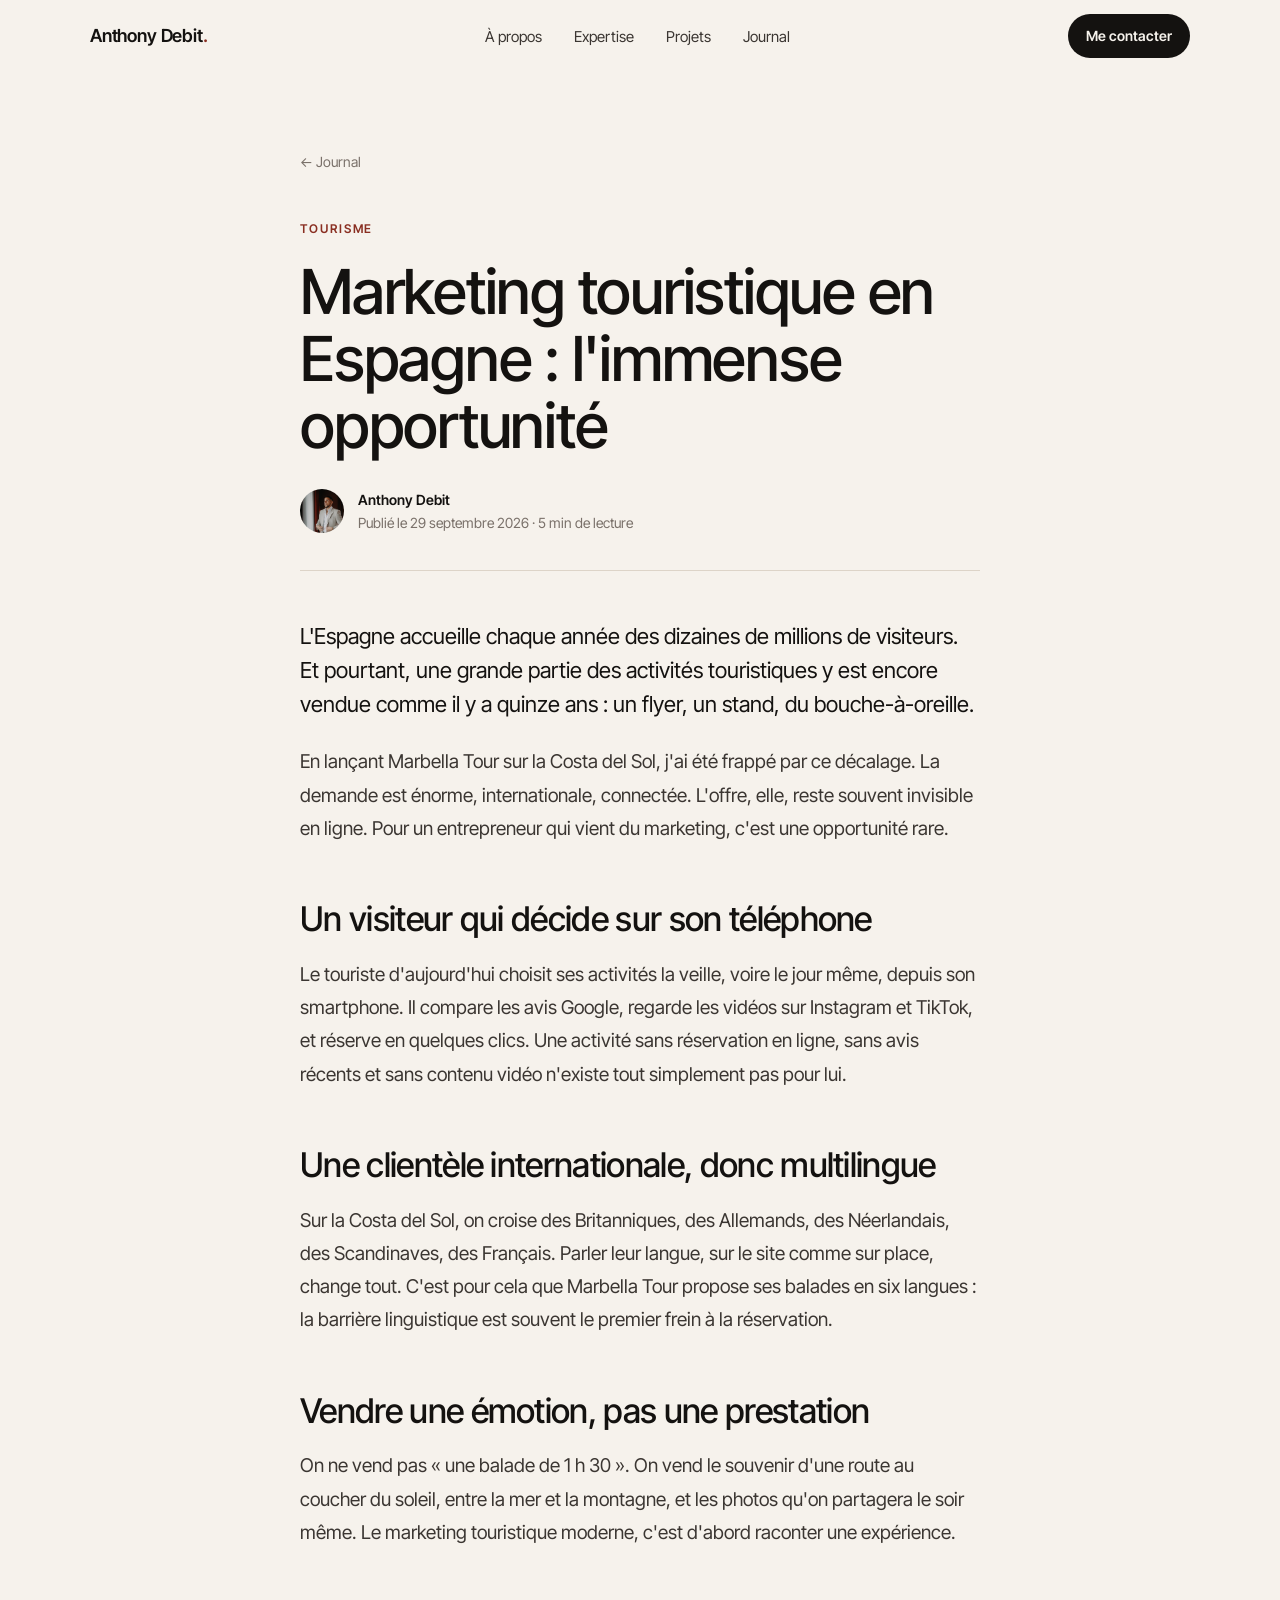
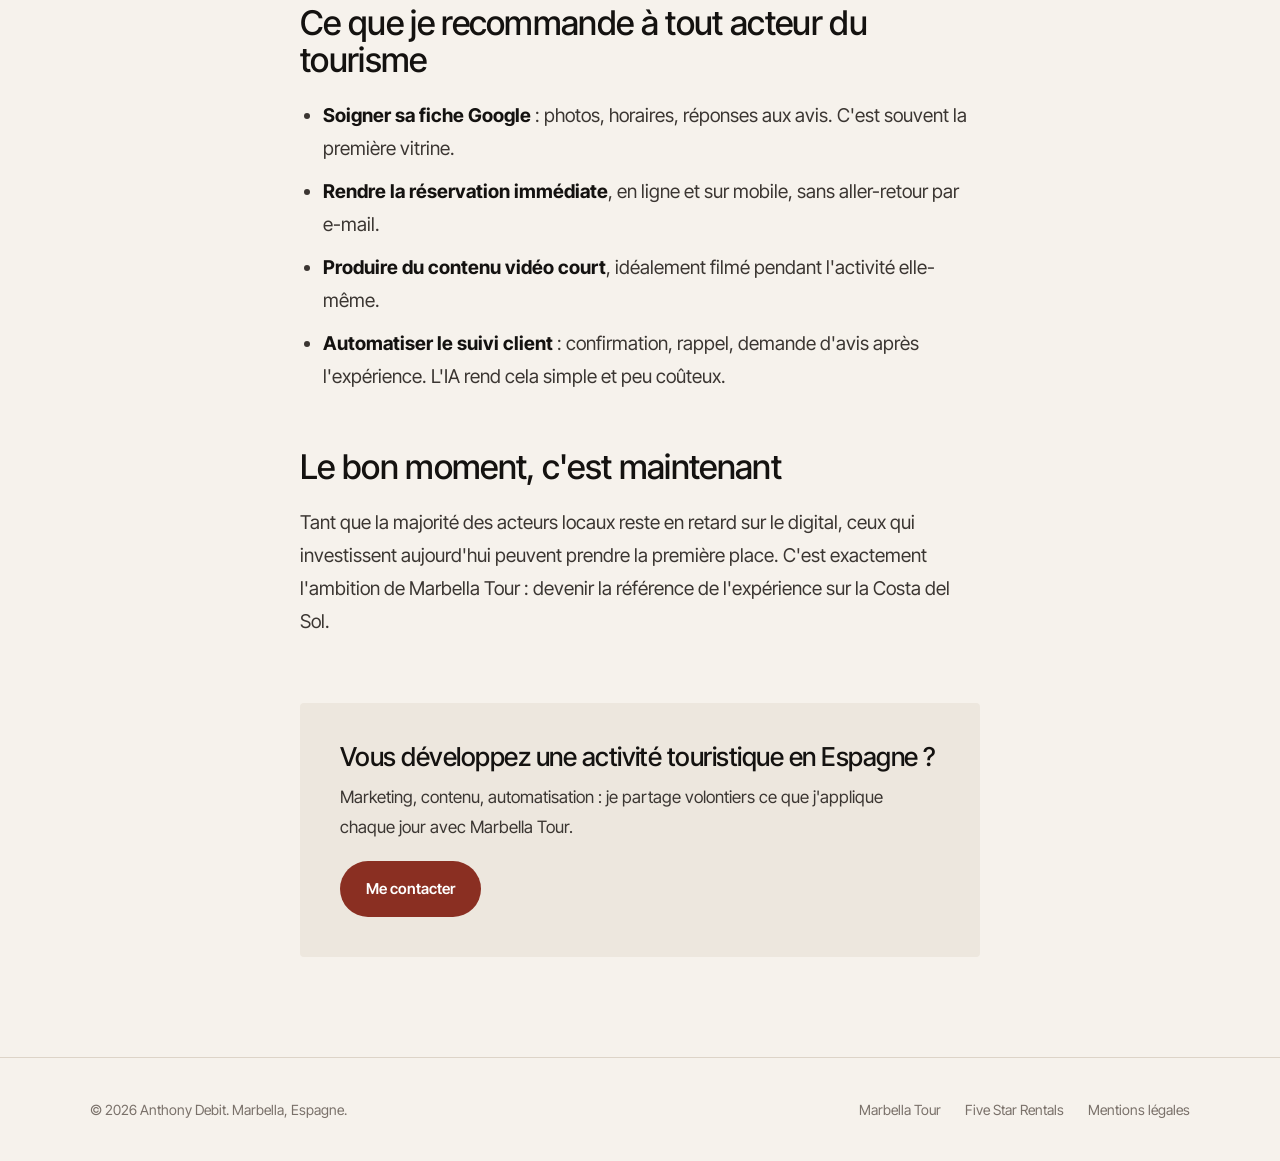
<file: journal/marketing-touristique-espagne.html>
<!doctype html>
<html lang="fr">
<head>
  <meta charset="utf-8">
  <meta name="viewport" content="width=device-width, initial-scale=1">
  <title>Marketing touristique en Espagne : l&#x27;immense opportunité | Anthony Debit</title>
  <meta name="description" content="Anthony Debit, gérant de Marbella Tour, explique pourquoi le marketing touristique sur la Costa del Sol reste largement sous-exploité et comment les entreprises peuvent en profiter.">
  <meta name="author" content="Anthony Debit">
  <link rel="canonical" href="https://anthonydebit.github.io/journal/marketing-touristique-espagne.html">
  <meta property="og:type" content="article">
  <meta property="og:title" content="Marketing touristique en Espagne : l&#x27;immense opportunité">
  <meta property="og:description" content="Anthony Debit, gérant de Marbella Tour, explique pourquoi le marketing touristique sur la Costa del Sol reste largement sous-exploité et comment les entreprises peuvent en profiter.">
  <meta property="og:url" content="https://anthonydebit.github.io/journal/marketing-touristique-espagne.html">
  <meta property="og:image" content="https://anthonydebit.github.io/img/anthony-debit-og.jpg">
  <meta property="og:locale" content="fr_FR">
  <meta property="article:author" content="https://anthonydebit.github.io/">
  <meta name="twitter:card" content="summary_large_image">
  <link rel="icon" href="../favicon.svg" type="image/svg+xml">
  <link rel="preconnect" href="https://fonts.googleapis.com">
  <link rel="preconnect" href="https://fonts.gstatic.com" crossorigin>
  <link href="https://fonts.googleapis.com/css2?family=Instrument+Serif:ital@0;1&family=Inter+Tight:wght@400;500;600&display=swap" rel="stylesheet">
  <link rel="stylesheet" href="../styles.css">
  <script type="application/ld+json">{"@context": "https://schema.org", "@type": "BlogPosting", "headline": "Marketing touristique en Espagne : l'immense opportunité", "description": "Anthony Debit, gérant de Marbella Tour, explique pourquoi le marketing touristique sur la Costa del Sol reste largement sous-exploité et comment les entreprises peuvent en profiter.", "inLanguage": "fr-FR", "datePublished": "2026-09-29", "dateModified": "2026-09-29", "image": "https://anthonydebit.github.io/img/anthony-debit-og.jpg", "mainEntityOfPage": "https://anthonydebit.github.io/journal/marketing-touristique-espagne.html", "author": {"@type": "Person", "@id": "https://anthonydebit.github.io/#person", "name": "Anthony Debit", "url": "https://anthonydebit.github.io/"}, "publisher": {"@type": "Person", "@id": "https://anthonydebit.github.io/#person", "name": "Anthony Debit"}}</script>
</head>
<body>
<header class="nav scrolled" id="nav">
  <div class="wrap">
    <a href="../" class="brand">Anthony Debit<span>.</span></a>
    <nav aria-label="Navigation principale">
      <ul id="menu">
        <li><a href="../#a-propos">À propos</a></li>
        <li><a href="../#expertise">Expertise</a></li>
        <li><a href="../#projets">Projets</a></li>
        <li><a href="../#journal">Journal</a></li>
      </ul>
    </nav>
    <a href="../#contact" class="nav-cta">Me contacter</a>
    <button class="nav-toggle" id="navToggle" aria-label="Ouvrir le menu" aria-expanded="false" aria-controls="menu">
      <svg width="24" height="24" viewBox="0 0 24 24" fill="none" stroke="currentColor" stroke-width="1.8" stroke-linecap="round"><path d="M4 8h16M4 16h16"/></svg>
    </button>
  </div>
</header>
<main class="article">
  <article class="wrap">
    <a class="article-back" href="../#journal">← Journal</a>
    <span class="eyebrow">Tourisme</span>
    <h1>Marketing touristique en Espagne : l&#x27;immense opportunité</h1>
    <div class="article-meta">
      <img src="../img/anthony-debit-portrait.jpg" alt="Anthony Debit" width="44" height="44">
      <div><strong>Anthony Debit</strong>Publié le 29 septembre 2026 · 5 min de lecture</div>
    </div>
    <div class="article-body">

      <p class="lead">L'Espagne accueille chaque année des dizaines de millions de visiteurs. Et pourtant, une grande partie des activités touristiques y est encore vendue comme il y a quinze ans : un flyer, un stand, du bouche-à-oreille.</p>
      <p>En lançant Marbella Tour sur la Costa del Sol, j'ai été frappé par ce décalage. La demande est énorme, internationale, connectée. L'offre, elle, reste souvent invisible en ligne. Pour un entrepreneur qui vient du marketing, c'est une opportunité rare.</p>

      <h2>Un visiteur qui décide sur son téléphone</h2>
      <p>Le touriste d'aujourd'hui choisit ses activités la veille, voire le jour même, depuis son smartphone. Il compare les avis Google, regarde les vidéos sur Instagram et TikTok, et réserve en quelques clics. Une activité sans réservation en ligne, sans avis récents et sans contenu vidéo n'existe tout simplement pas pour lui.</p>

      <h2>Une clientèle internationale, donc multilingue</h2>
      <p>Sur la Costa del Sol, on croise des Britanniques, des Allemands, des Néerlandais, des Scandinaves, des Français. Parler leur langue, sur le site comme sur place, change tout. C'est pour cela que Marbella Tour propose ses balades en six langues : la barrière linguistique est souvent le premier frein à la réservation.</p>

      <h2>Vendre une émotion, pas une prestation</h2>
      <p>On ne vend pas « une balade de 1 h 30 ». On vend le souvenir d'une route au coucher du soleil, entre la mer et la montagne, et les photos qu'on partagera le soir même. Le marketing touristique moderne, c'est d'abord raconter une expérience.</p>

      <h2>Ce que je recommande à tout acteur du tourisme</h2>
      <ul>
        <li><strong>Soigner sa fiche Google</strong> : photos, horaires, réponses aux avis. C'est souvent la première vitrine.</li>
        <li><strong>Rendre la réservation immédiate</strong>, en ligne et sur mobile, sans aller-retour par e-mail.</li>
        <li><strong>Produire du contenu vidéo court</strong>, idéalement filmé pendant l'activité elle-même.</li>
        <li><strong>Automatiser le suivi client</strong> : confirmation, rappel, demande d'avis après l'expérience. L'IA rend cela simple et peu coûteux.</li>
      </ul>

      <h2>Le bon moment, c'est maintenant</h2>
      <p>Tant que la majorité des acteurs locaux reste en retard sur le digital, ceux qui investissent aujourd'hui peuvent prendre la première place. C'est exactement l'ambition de Marbella Tour : devenir la référence de l'expérience sur la Costa del Sol.</p>

      <aside class="article-cta">
        <h2>Vous développez une activité touristique en Espagne ?</h2>
        <p>Marketing, contenu, automatisation : je partage volontiers ce que j'applique chaque jour avec Marbella Tour.</p>
        <a href="../#contact" class="btn btn-primary">Me contacter</a>
      </aside>
    </div>
  </article>
</main>
<footer>
  <div class="wrap">
    <span>© 2026 Anthony Debit. Marbella, Espagne.</span>
    <nav aria-label="Liens de pied de page">
      <a href="https://marbella-tour.com" target="_blank" rel="noopener">Marbella Tour</a>
      <a href="https://fivestar-rentals.com" target="_blank" rel="noopener">Five Star Rentals</a>
      <a href="../mentions-legales.html">Mentions légales</a>
    </nav>
  </div>
</footer>
<script src="../main.js" defer></script>
</body>
</html>
</file>
<file: styles.css>
:root {
  --ink: #141210;
  --ink-soft: #3b3632;
  --muted: #7a716a;
  --paper: #f6f2ec;
  --paper-2: #ede7de;
  --line: #ddd4c8;
  --accent: #8a2f22;
  --accent-deep: #5e1d14;
  --night: #0f0d0c;
  --night-2: #1b1715;
  --serif: "Instrument Serif", Georgia, serif;
  --sans: "Inter Tight", system-ui, -apple-system, sans-serif;
  --wrap: 1180px;
  --gutter: clamp(16px, 4vw, 40px);
}

*, *::before, *::after { box-sizing: border-box; }
html { scroll-behavior: smooth; -webkit-text-size-adjust: 100%; }
body {
  margin: 0;
  background: var(--paper);
  color: var(--ink);
  font-family: var(--sans);
  font-size: 17px;
  line-height: 1.65;
  -webkit-font-smoothing: antialiased;
}
img { display: block; max-width: 100%; height: auto; }
a { color: inherit; }
h1, h2, h3 { margin: 0; font-weight: 500; letter-spacing: -0.02em; line-height: 1.08; }
p { margin: 0 0 1.1em; }

.wrap { width: 100%; max-width: var(--wrap); margin: 0 auto; padding: 0 var(--gutter); }
.eyebrow {
  display: inline-block;
  font-size: 12px; font-weight: 600; letter-spacing: 0.16em; text-transform: uppercase;
  color: var(--accent);
  margin-bottom: 20px;
}
.serif { font-family: var(--serif); font-weight: 400; font-style: italic; letter-spacing: -0.01em; }

/* Nav */
.nav {
  position: fixed; inset: 0 0 auto 0; z-index: 50;
  transition: background .3s, border-color .3s;
  border-bottom: 1px solid transparent;
}
.nav.scrolled { background: rgba(246, 242, 236, .92); backdrop-filter: blur(12px); border-color: var(--line); }
.nav .wrap { display: flex; align-items: center; justify-content: space-between; height: 72px; }
.brand { font-weight: 600; letter-spacing: -0.01em; text-decoration: none; font-size: 18px; }
.brand span { color: var(--accent); }
.nav ul { display: flex; gap: 32px; list-style: none; margin: 0; padding: 0; }
.nav ul a { text-decoration: none; font-size: 15px; color: var(--ink-soft); transition: color .2s; }
.nav ul a:hover { color: var(--accent); }
.nav-cta {
  font-size: 14px; font-weight: 600; text-decoration: none;
  padding: 10px 18px; border-radius: 999px; background: var(--ink); color: var(--paper);
  transition: background .2s;
}
.nav-cta:hover { background: var(--accent); }
.nav-toggle { display: none; background: none; border: 0; padding: 8px; cursor: pointer; color: var(--ink); }

/* Hero */
.hero { padding: 140px 0 96px; }
.hero-grid { display: grid; grid-template-columns: 1.15fr 0.85fr; gap: clamp(32px, 6vw, 88px); align-items: end; }
.hero h1 { font-size: clamp(52px, 8.4vw, 118px); line-height: 0.95; letter-spacing: -0.04em; }
.hero h1 .serif { color: var(--accent); }
.hero-lead { font-size: clamp(18px, 1.6vw, 21px); color: var(--ink-soft); max-width: 34ch; margin: 32px 0 40px; }
.hero-tags { display: flex; flex-wrap: wrap; gap: 10px; margin-bottom: 40px; }
.tag {
  font-size: 13px; font-weight: 500; padding: 7px 14px; border: 1px solid var(--line);
  border-radius: 999px; color: var(--ink-soft); background: rgba(255,255,255,.4);
}
.btn-row { display: flex; flex-wrap: wrap; gap: 14px; }
.btn {
  display: inline-flex; align-items: center; gap: 10px;
  font-size: 15px; font-weight: 600; text-decoration: none;
  padding: 15px 26px; border-radius: 999px; transition: transform .2s, background .2s, color .2s;
}
.btn:hover { transform: translateY(-2px); }
.btn-primary { background: var(--accent); color: #fff; }
.btn-primary:hover { background: var(--accent-deep); }
.btn-ghost { border: 1px solid var(--ink); color: var(--ink); }
.btn-ghost:hover { background: var(--ink); color: var(--paper); }
.hero-photo { position: relative; }
.hero-photo img { width: 100%; aspect-ratio: 4 / 5; object-fit: cover; object-position: center 20%; border-radius: 4px; }
.hero-photo figcaption {
  position: absolute; left: -24px; bottom: 32px;
  background: var(--paper); padding: 14px 20px; border-radius: 4px;
  font-size: 13px; color: var(--ink-soft); box-shadow: 0 10px 40px rgba(20,18,16,.12);
}
.hero-photo figcaption strong { display: block; color: var(--ink); font-size: 15px; }

/* Sections */
section { padding: clamp(80px, 11vw, 140px) 0; }
.section-head { display: grid; grid-template-columns: 1fr 1fr; gap: 48px; align-items: end; margin-bottom: 64px; }
.section-head h2 { font-size: clamp(36px, 5vw, 64px); }
.section-head p { color: var(--ink-soft); max-width: 46ch; margin: 0; }

/* About */
.about { background: var(--paper-2); }
.about-grid { display: grid; grid-template-columns: 0.8fr 1.2fr; gap: clamp(32px, 7vw, 100px); align-items: center; }
.about-grid img { aspect-ratio: 3 / 4; object-fit: cover; border-radius: 4px; }
.about h2 { font-size: clamp(34px, 4.4vw, 56px); margin-bottom: 32px; }
.about p { font-size: 18px; color: var(--ink-soft); }
.about blockquote {
  margin: 40px 0 0; padding: 0 0 0 24px; border-left: 2px solid var(--accent);
  font-family: var(--serif); font-style: italic; font-size: clamp(22px, 2.4vw, 30px); line-height: 1.3; color: var(--ink);
}

/* Expertise */
.cards { display: grid; grid-template-columns: repeat(3, 1fr); gap: 1px; background: var(--line); border: 1px solid var(--line); }
.card { background: var(--paper); padding: 44px 36px 40px; display: flex; flex-direction: column; }
.card-num { font-family: var(--serif); font-style: italic; font-size: 28px; color: var(--accent); margin-bottom: 44px; }
.card h3 { font-size: 26px; margin-bottom: 16px; }
.card p { color: var(--ink-soft); font-size: 16px; }
.card ul { list-style: none; padding: 0; margin: auto 0 0; border-top: 1px solid var(--line); padding-top: 20px; }
.card li { font-size: 14px; color: var(--muted); padding: 4px 0; }
.card li::before { content: "— "; color: var(--accent); }

/* Ventures */
.ventures { background: var(--night); color: var(--paper); }
.ventures .eyebrow { color: #d98a78; }
.ventures .section-head p { color: #b8aea4; }
.venture-list { display: grid; gap: 24px; }
.venture {
  display: grid; grid-template-columns: 90px 1fr auto; gap: 32px; align-items: center;
  padding: 40px; background: var(--night-2); border: 1px solid #2a2421; border-radius: 4px;
  text-decoration: none; transition: border-color .3s, transform .3s;
}
.venture:hover { border-color: #8a2f22; transform: translateY(-3px); }
.venture-index { font-family: var(--serif); font-style: italic; font-size: 40px; color: #d98a78; }
.venture h3 { font-size: clamp(26px, 3vw, 36px); margin-bottom: 10px; }
.venture p { color: #b8aea4; margin: 0; max-width: 60ch; font-size: 16px; }
.venture-meta { display: flex; gap: 10px; flex-wrap: wrap; margin-top: 16px; }
.venture-meta span { font-size: 12px; letter-spacing: .06em; text-transform: uppercase; color: #8f857c; border: 1px solid #332c28; padding: 5px 10px; border-radius: 999px; }
.venture-arrow {
  width: 52px; height: 52px; border-radius: 50%; border: 1px solid #3a322e;
  display: grid; place-items: center; transition: background .3s, border-color .3s;
}
.venture:hover .venture-arrow { background: var(--accent); border-color: var(--accent); }

/* Timeline */
.timeline { list-style: none; margin: 0; padding: 0; border-top: 1px solid var(--line); }
.timeline li {
  display: grid; grid-template-columns: 220px 1fr 1.2fr; gap: 40px;
  padding: 36px 0; border-bottom: 1px solid var(--line); align-items: baseline;
}
.timeline .step { font-size: 13px; font-weight: 600; letter-spacing: .14em; text-transform: uppercase; color: var(--accent); }
.timeline h3 { font-size: clamp(22px, 2.4vw, 30px); }
.timeline p { margin: 0; color: var(--ink-soft); font-size: 16px; }

/* Journal */
.journal { background: var(--paper-2); }
.posts { display: grid; grid-template-columns: repeat(3, 1fr); gap: 28px; }
.post {
  display: flex; flex-direction: column; padding: 36px 32px; background: var(--paper);
  border-radius: 4px; text-decoration: none; border: 1px solid transparent; transition: border-color .3s, transform .3s;
  min-height: 320px;
}
.post:hover { border-color: var(--accent); transform: translateY(-4px); }
.post-cat { font-size: 12px; font-weight: 600; letter-spacing: .14em; text-transform: uppercase; color: var(--accent); margin-bottom: 24px; }
.post h3 { font-size: 24px; line-height: 1.2; margin-bottom: 16px; }
.post p { font-size: 15px; color: var(--ink-soft); }
.post-more { margin-top: auto; font-size: 14px; font-weight: 600; }

/* Contact */
.contact { text-align: center; }
.contact h2 { font-size: clamp(44px, 7vw, 96px); letter-spacing: -0.04em; margin-bottom: 28px; }
.contact h2 .serif { color: var(--accent); }
.contact p { color: var(--ink-soft); font-size: 19px; max-width: 48ch; margin: 0 auto 44px; }
.contact .btn-row { justify-content: center; }

/* Footer */
footer { border-top: 1px solid var(--line); padding: 40px 0; font-size: 14px; color: var(--muted); }
footer .wrap { display: flex; justify-content: space-between; gap: 24px; flex-wrap: wrap; }
footer nav { display: flex; gap: 24px; flex-wrap: wrap; }
footer a { text-decoration: none; }
footer a:hover { color: var(--accent); }

/* Article pages */
.article { padding: 150px 0 100px; }
.article .wrap { max-width: 760px; }
.article-back { display: block; width: fit-content; font-size: 14px; text-decoration: none; color: var(--muted); margin-bottom: 40px; }
.article-back:hover { color: var(--accent); }
.article h1 { font-size: clamp(38px, 5.4vw, 62px); margin-bottom: 28px; }
.article-meta { display: flex; align-items: center; gap: 14px; font-size: 14px; color: var(--muted); padding-bottom: 36px; border-bottom: 1px solid var(--line); margin-bottom: 48px; }
.article-meta img { width: 44px; height: 44px; border-radius: 50%; object-fit: cover; object-position: center 15%; }
.article-meta strong { color: var(--ink); display: block; font-weight: 600; }
.article-body { font-size: 19px; line-height: 1.75; color: var(--ink-soft); }
.article-body h2 { font-size: clamp(26px, 3vw, 34px); color: var(--ink); margin: 56px 0 20px; }
.article-body strong { color: var(--ink); }
.article-body ul, .article-body ol { padding-left: 1.2em; margin: 0 0 1.4em; }
.article-body li { margin-bottom: .5em; }
.article-body .lead { font-size: 22px; color: var(--ink); line-height: 1.55; }
.article-cta { margin-top: 64px; padding: 40px; background: var(--paper-2); border-radius: 4px; }
.article-cta h2 { margin: 0 0 12px; font-size: 26px; color: var(--ink); }
.article-cta p { font-size: 17px; }

.legal { padding: 150px 0 100px; }
.legal .wrap { max-width: 760px; }
.legal h1 { font-size: clamp(38px, 5vw, 56px); margin-bottom: 40px; }
.legal h2 { font-size: 24px; margin: 40px 0 12px; }
.legal p { color: var(--ink-soft); }

/* Reveal */
.reveal { opacity: 0; transform: translateY(24px); transition: opacity .8s ease, transform .8s ease; }
.reveal.in { opacity: 1; transform: none; }
@media (prefers-reduced-motion: reduce) {
  .reveal { opacity: 1; transform: none; transition: none; }
  html { scroll-behavior: auto; }
}

/* Responsive */
@media (max-width: 960px) {
  .hero-grid, .about-grid, .section-head { grid-template-columns: 1fr; }
  .hero { padding-top: 120px; }
  .hero-photo { max-width: 460px; }
  .hero-photo figcaption { left: 16px; }
  .cards, .posts { grid-template-columns: 1fr; }
  .timeline li { grid-template-columns: 1fr; gap: 10px; }
  .venture { grid-template-columns: 1fr; gap: 16px; padding: 32px 24px; }
  .venture-arrow { display: none; }
  .section-head { gap: 20px; margin-bottom: 44px; }
}
@media (max-width: 760px) {
  .nav ul, .nav-cta { display: none; }
  .nav-toggle { display: block; }
  .nav.open { background: var(--paper); border-color: var(--line); }
  .nav.open ul {
    display: flex; flex-direction: column; gap: 0;
    position: absolute; top: 72px; left: 0; right: 0; background: var(--paper);
    border-bottom: 1px solid var(--line); padding: 8px var(--gutter) 20px;
  }
  .nav.open ul a { display: block; padding: 12px 0; font-size: 17px; }
  .about-grid img { max-width: 420px; }
  .card { padding: 36px 24px; }
  .card-num { margin-bottom: 24px; }
  .article-cta { padding: 28px 22px; }
}
</file>
